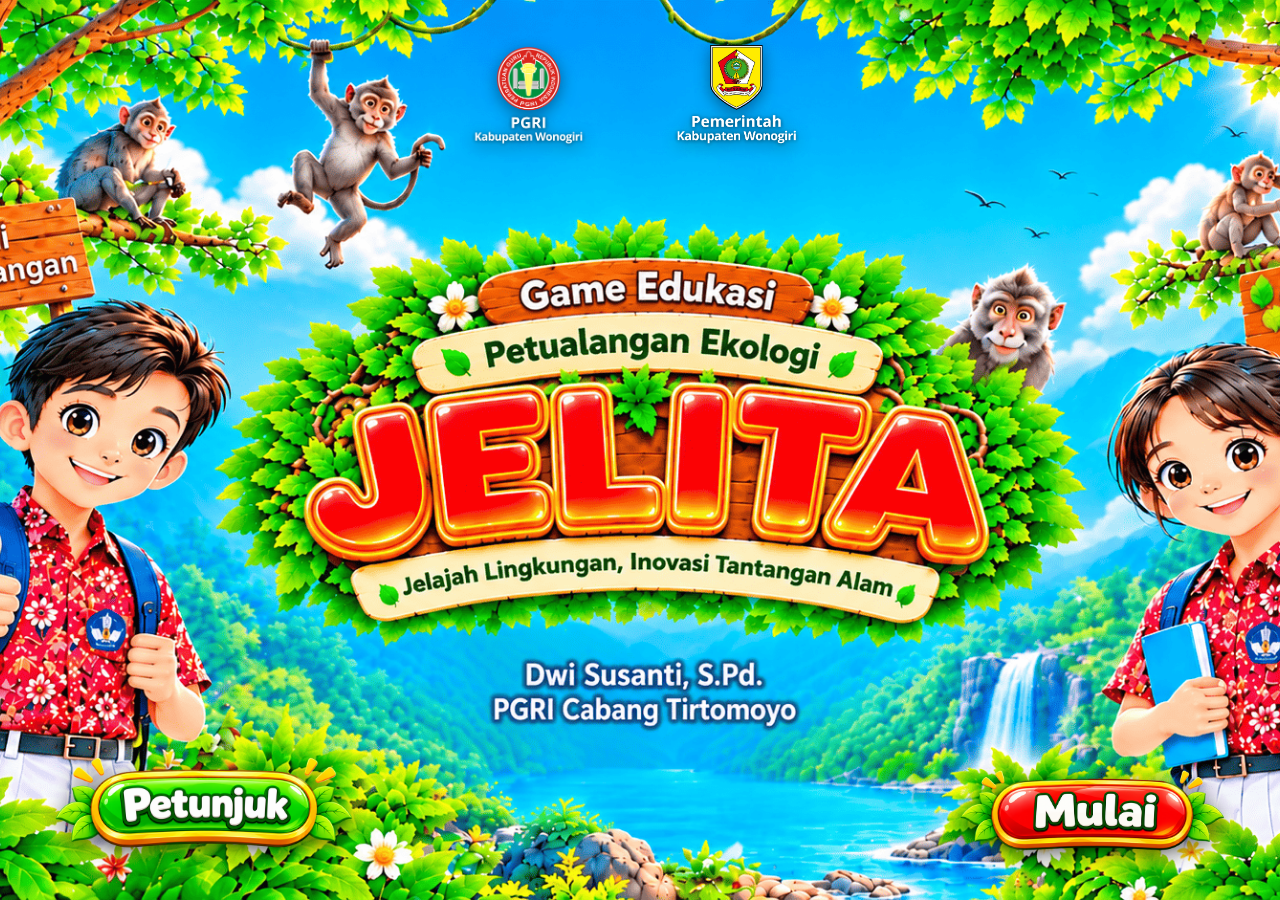
<file: index.html>
<!DOCTYPE html>
<html lang="id">
  <link rel="stylesheet" href="jelita-fix.css">
  <script src="jelita-fix.js" defer></script>
<head>
  <meta charset="UTF-8">
  <meta name="viewport" content="width=device-width, initial-scale=1.0, maximum-scale=1.0, user-scalable=no">
  <meta name="mobile-web-app-capable" content="yes">
  <meta name="apple-mobile-web-app-capable" content="yes">
  <meta name="apple-mobile-web-app-status-bar-style" content="black-translucent">
  <title>JELITA - Splash Screen</title>
  <link rel="manifest" href="manifest.json">
  <style>
    * { box-sizing: border-box; margin: 0; padding: 0; user-select: none; -webkit-user-select: none; }
    html, body { 
      width: 100vw; 
      height: 100vh; 
      height: 100dvh; 
      overflow: hidden; 
      background-color: #2e7d32; 
      font-family: 'Segoe UI', Roboto, sans-serif; 
    }
    .game-wrapper { 
      position: relative; 
      width: 100%; 
      height: 100%; 
      background: #2e7d32 url('assets/images/splash.png') no-repeat center center; 
      background-size: cover; 
    }
    
    .top-logos-container { 
      position: absolute; 
      top: 5%; 
      left: 50%; 
      transform: translateX(-50%); 
      display: flex; 
      align-items: center; 
      justify-content: center; 
      gap: 3dvh; 
      z-index: 1000; 
      pointer-events: none; 
    }
    .logo-item { 
      height: 15dvh; 
      max-height: 110px; 
      width: auto; 
      object-fit: contain; 
      filter: drop-shadow(0px 4px 8px rgba(0,0,0,0.4)); 
    }
    
    .btn-action { 
      position: absolute; 
      background: none; 
      border: none; 
      cursor: pointer; 
      outline: none; 
      z-index: 1000; 
      transition: transform 0.15s ease, filter 0.15s ease; 
      display: flex; 
      align-items: center; 
      justify-content: center; 
    }
    .btn-action:hover { transform: scale(1.08); filter: brightness(1.1); }
    .btn-action:active { transform: scale(0.92); }
    .btn-action img { width: auto; display: block; filter: drop-shadow(0px 5px 10px rgba(0,0,0,0.6)); }
    
    .btn-petunjuk { bottom: 5%; left: 4%; }
    .btn-petunjuk img { height: 16dvh; max-height: 105px; }
    .btn-mulai { bottom: 5%; right: 4%; }
    .btn-mulai img { height: 14dvh; max-height: 90px; }

    #rotate-warning {
      display: none;
      position: fixed;
      inset: 0;
      background: #1b5e20;
      color: #ffffff;
      z-index: 99999;
      flex-direction: column;
      justify-content: center;
      align-items: center;
      text-align: center;
      padding: 20px;
    }
    @media screen and (orientation: portrait) {
      #rotate-warning { display: flex; }
    }

    .modal-overlay { 
      display: none; 
      position: fixed; 
      inset: 0; 
      background: rgba(0, 0, 0, 0.8); 
      z-index: 9999; 
      justify-content: center; 
      align-items: center; 
      padding: 12px;
    }
    .modal-content { 
      position: relative; 
      width: min(88vw, 540px); 
      max-height: 88dvh;
      display: flex;
      flex-direction: column;
      background: #ffffff; 
      border: 4px solid #fbc02d; 
      border-radius: 18px; 
      padding: 14px 18px; 
      box-shadow: 0 10px 25px rgba(0,0,0,0.6); 
      text-align: center; 
      color: #212121; 
    }
    .modal-title { 
      font-size: clamp(15px, 3.8dvh, 21px); 
      font-weight: 800; 
      color: #1b5e20; 
      margin-bottom: 8px; 
      text-transform: uppercase; 
      flex-shrink: 0;
    }
    .modal-body-card { 
      background: #fefde8; 
      border: 2px dashed #fbc02d; 
      border-radius: 12px; 
      padding: 10px 12px; 
      font-size: clamp(12px, 3.1dvh, 15px); 
      line-height: 1.45; 
      color: #1a252c; 
      text-align: left; 
      overflow-y: auto; 
      flex: 1;
      font-weight: 500; 
    }
    .modal-body-card p { margin-bottom: 6px; }
    .modal-body-card p:last-child { margin-bottom: 0; }
    .btn-close-modal { 
      margin-top: 10px; 
      padding: 8px 28px; 
      background: #2e7d32; 
      color: #ffffff; 
      font-size: clamp(13px, 3.4dvh, 16px); 
      font-weight: bold; 
      border: none; 
      border-radius: 12px; 
      cursor: pointer; 
      flex-shrink: 0;
      align-self: center;
    }
  </style>
</head>
<body>

  <div id="rotate-warning">
    <div style="font-size: 56px; margin-bottom: 12px;">📱🔄</div>
    <h2>Putar Layar HP Kamu</h2>
    <p style="margin-top: 8px; font-size: 14px; opacity: 0.9;">Miringkan HP ke posisi mendatar (Landscape) agar game tampil penuh dan rapi.</p>
  </div>

  <div class="game-wrapper">
    <div class="top-logos-container">
      <img src="assets/images/logo1.png" alt="Logo 1" class="logo-item" onerror="this.style.display='none'">
      <img src="assets/images/logo2.png" alt="Logo 2" class="logo-item" onerror="this.style.display='none'">
    </div>

    <audio id="bgMusic" loop preload="metadata">
      <source src="assets/audio/audio1.mp3" type="audio/mpeg">
    </audio>

    <button class="btn-action btn-petunjuk" id="btnPetunjuk" title="Petunjuk Permainan">
      <img src="assets/images/petunjuk.png" alt="Petunjuk">
    </button>
    <button class="btn-action btn-mulai" id="btnMulai" title="Mulai Permainan">
      <img src="assets/images/mulai.png" alt="Mulai">
    </button>
  </div>

  <div class="modal-overlay" id="modalPetunjuk">
    <div class="modal-content">
      <div class="modal-title">🌲 SELAMAT DATANG DI JELITA 🌲</div>
      <div class="modal-body-card">
        <p>Halo, Petualang Muda!</p>
        <p><strong>Raka</strong> dan <strong>Nadia</strong> adalah Duta Pelindung Wana Kahyangan yang sedang berjuang menjaga kelestarian ekosistem di Bumi Kahyangan Dlepih, Tirtomoyo.</p>
        <p>Apakah kamu siap bergabung dan membantu perjuangan mereka?</p>
        <p>Raka dan Nadia akan mendampingimu memecahkan misteri alam di setiap pos, hingga kamu terbukti layak diangkat menjadi bagian dari Duta Pelindung Wana Kahyangan!</p>
        <p><strong>Siapkan kompasmu dan mulailah petualanganmu sekarang!</strong></p>
      </div>
      <button class="btn-close-modal" id="btnCloseModal">Siap, Mulai!</button>
    </div>
  </div>

  <script>
    document.addEventListener('DOMContentLoaded', () => {
      const btnMulai = document.getElementById('btnMulai');
      const btnPetunjuk = document.getElementById('btnPetunjuk');
      const modalPetunjuk = document.getElementById('modalPetunjuk');
      const btnCloseModal = document.getElementById('btnCloseModal');
      const bgMusic = document.getElementById('bgMusic');

      bgMusic.volume = 0.5;
      localStorage.setItem('jelita_bgm_muted', 'false');

      function mulaiMusikSembarang() {
        if (bgMusic.paused) {
          bgMusic.play().catch(() => {});
        }
      }

      mulaiMusikSembarang();
      document.addEventListener('click', mulaiMusikSembarang);
      document.addEventListener('touchstart', mulaiMusikSembarang);

      bgMusic.addEventListener('timeupdate', () => {
        if (!bgMusic.paused && bgMusic.currentTime > 0) {
          localStorage.setItem('jelita_bgm_time', bgMusic.currentTime.toString());
        }
      });

      btnPetunjuk.addEventListener('click', (e) => {
        e.preventDefault();
        mulaiMusikSembarang();
        modalPetunjuk.style.display = 'flex';
      });

      btnCloseModal.addEventListener('click', () => {
        modalPetunjuk.style.display = 'none';
      });

      btnMulai.addEventListener('click', (e) => {
        e.preventDefault();
        localStorage.setItem('jelita_bgm_muted', 'false');
        if (bgMusic.currentTime > 0) {
          localStorage.setItem('jelita_bgm_time', bgMusic.currentTime.toString());
        }
        window.location.href = 'name.html';
      });
    });
  </script>
</body>
</html>
</file>
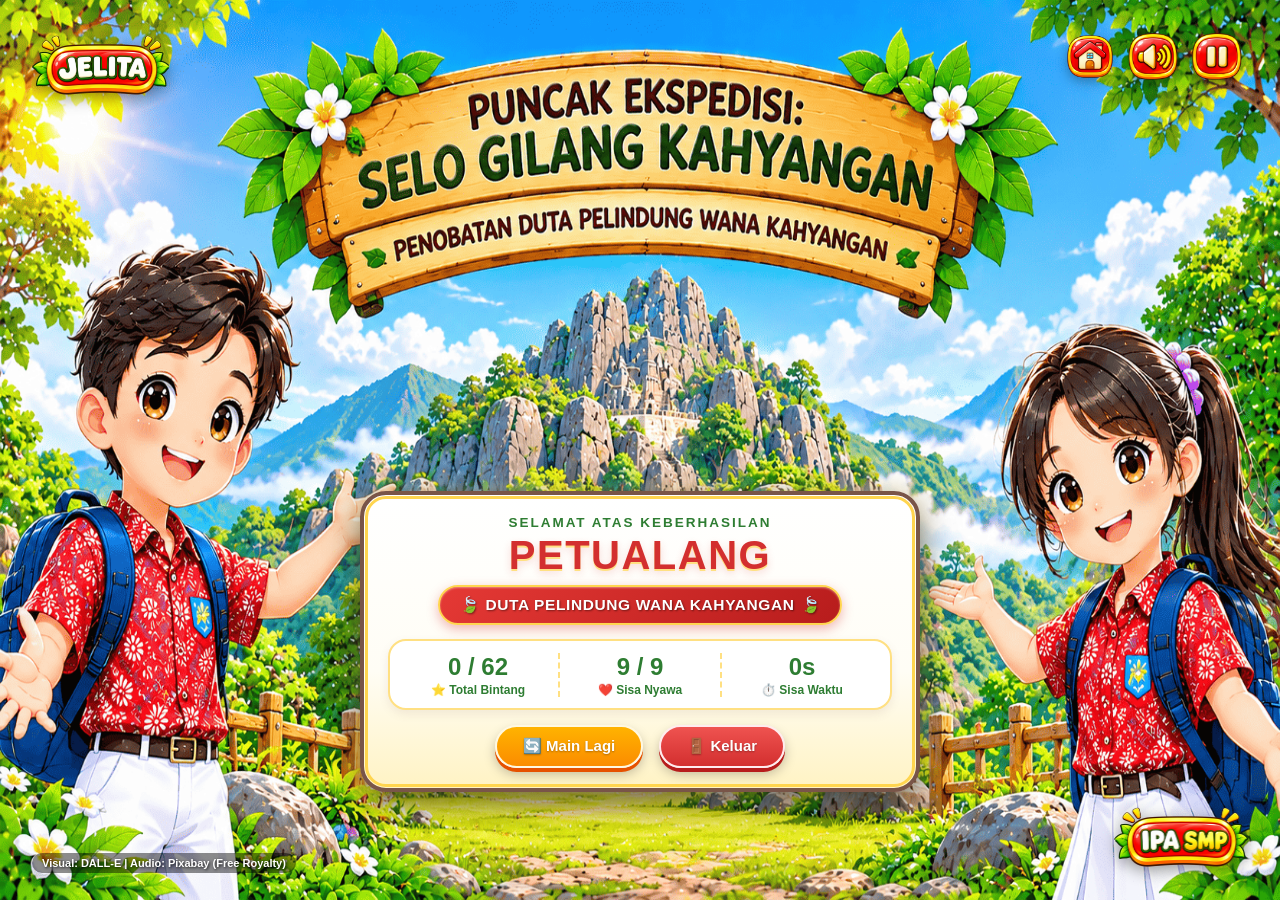
<file: finish.html>
<!DOCTYPE html>
<html lang="id">
  <link rel="stylesheet" href="jelita-fix.css">
  <script src="jelita-fix.js" defer></script>
<head>
  <meta charset="UTF-8">
  <meta name="viewport" content="width=device-width, initial-scale=1.0, maximum-scale=1.0, user-scalable=no">
  <meta name="mobile-web-app-capable" content="yes">
  <meta name="apple-mobile-web-app-capable" content="yes">
  <meta name="apple-mobile-web-app-status-bar-style" content="black-translucent">
  <title>JELITA - Puncak Ekspedisi Kahyangan</title>
  <link rel="manifest" href="manifest.json">
  <style>
    * { box-sizing: border-box; margin: 0; padding: 0; user-select: none; -webkit-user-select: none; }
    html, body { width: 100vw; height: 100vh; height: 100dvh; overflow: hidden; font-family: 'Segoe UI', Roboto, sans-serif; background-color: #1b5e20; }

    .finish-container { position: relative; width: 100%; height: 100%; background: #2e7d32 url('assets/images/finish.png') no-repeat center center; background-size: 100% 100%; display: flex; flex-direction: column; justify-content: flex-end; align-items: center; padding: 10px 10px 12dvh 10px; }

    .brand-logo { position: absolute; top: 3.5%; left: 2.5%; height: 13dvh; max-height: 65px; width: auto; z-index: 100; pointer-events: none; filter: drop-shadow(0 4px 8px rgba(0,0,0,0.4)); }

    .top-nav-group { position: absolute; top: 3.5%; right: 3%; display: flex; gap: 1.5dvh; align-items: center; z-index: 100; }
    .nav-icon-btn { height: 10dvh; max-height: 50px; width: auto; cursor: pointer; transition: transform 0.15s ease; filter: drop-shadow(0 4px 6px rgba(0,0,0,0.3)); }
    .nav-icon-btn:hover { transform: scale(1.1); }

    .ipa-logo { position: absolute; bottom: 3.5%; right: 2.5%; height: 13dvh; max-height: 65px; width: auto; z-index: 100; pointer-events: none; filter: drop-shadow(0 4px 8px rgba(0,0,0,0.4)); }

    .attribution-text { position: absolute; bottom: 3%; left: 2.5%; color: #ffffff; font-size: clamp(9px, 2.2dvh, 11px); font-weight: 600; text-shadow: 1px 1px 3px rgba(0,0,0,0.8); z-index: 100; background: rgba(0, 0, 0, 0.45); padding: 4px 10px; border-radius: 12px; }

    /* Desain Sertifikat Cerah & Mewah */
    .result-card {
      width: min(76vw, 560px);
      max-height: 68dvh;
      background: linear-gradient(180deg, #ffffff 0%, #fffdf5 60%, #fff3c4 100%);
      border: 4px solid #795548;
      outline: 3px solid #ffd54f;
      outline-offset: -8px;
      border-radius: 26px;
      padding: 2.2dvh 24px;
      display: flex;
      flex-direction: column;
      align-items: center;
      justify-content: space-between;
      box-shadow: 0 14px 32px rgba(0, 0, 0, 0.55), 0 0 25px rgba(255, 224, 130, 0.45);
      z-index: 10;
    }

    .result-title {
      font-size: clamp(11px, 2.4dvh, 13.5px);
      font-weight: 800;
      color: #2e7d32;
      text-transform: uppercase;
      letter-spacing: 2px;
      margin-bottom: 2px;
    }

    .player-name-big {
      font-size: clamp(24px, 6.2dvh, 40px);
      font-weight: 900;
      color: #d32f2f;
      text-transform: uppercase;
      margin: 1px 0 0.8dvh 0;
      letter-spacing: 1.5px;
      text-shadow: 0 2px 0 #ffe082, 0 4px 8px rgba(211, 47, 47, 0.2);
      text-align: center;
    }

    .title-badge-royal {
      background: linear-gradient(135deg, #e53935 0%, #b71c1c 100%);
      color: #ffffff;
      font-size: clamp(11px, 2.7dvh, 15.5px);
      font-weight: 900;
      padding: 1dvh 20px;
      border-radius: 30px;
      border: 2.5px solid #ffd54f;
      box-shadow: 0 4px 12px rgba(211, 47, 47, 0.35), inset 0 1px 2px rgba(255, 255, 255, 0.4);
      margin-bottom: 1.5dvh;
      text-shadow: 1px 1px 2px rgba(0, 0, 0, 0.45);
      letter-spacing: 0.6px;
      display: flex;
      align-items: center;
      gap: 6px;
      text-align: center;
    }

    .stats-container {
      display: flex;
      justify-content: space-around;
      width: 100%;
      background: #ffffff;
      border: 2px solid #ffe082;
      border-radius: 18px;
      padding: 1.3dvh 8px;
      margin-bottom: 1.6dvh;
      box-shadow: 0 4px 10px rgba(141, 110, 99, 0.12);
    }

    .stat-item { display: flex; flex-direction: column; align-items: center; flex: 1; }
    .stat-item:not(:last-child) { border-right: 2px dashed #ffe082; }
    .stat-val { font-size: clamp(16px, 4.2dvh, 24px); font-weight: 900; color: #2e7d32; }
    .stat-lbl { font-size: clamp(10px, 2.2dvh, 12px); font-weight: 700; color: #2e7d32; margin-top: 2px; }

    .action-btn-group { display: flex; gap: 16px; }
    .btn-action {
      padding: 1.2dvh 26px;
      font-size: clamp(12px, 3dvh, 15px);
      font-weight: 800;
      border: none;
      border-radius: 24px;
      cursor: pointer;
      transition: transform 0.15s ease, box-shadow 0.15s ease;
      color: #fff;
      text-shadow: 0 1px 2px rgba(0, 0, 0, 0.3);
    }
    .btn-action:hover { transform: translateY(-2px) scale(1.03); }
    .btn-restart {
      background: linear-gradient(180deg, #ffb300 0%, #fb8c00 100%);
      border: 2px solid #fff8e1;
      box-shadow: 0 4px 0 #e65100, 0 6px 12px rgba(0, 0, 0, 0.25);
    }
    .btn-exit {
      background: linear-gradient(180deg, #ef5350 0%, #d32f2f 100%);
      border: 2px solid #ffebee;
      box-shadow: 0 4px 0 #b71c1c, 0 6px 12px rgba(0, 0, 0, 0.25);
    }

    #rotate-warning { display: none; position: fixed; inset: 0; background: #1b5e20; color: #ffffff; z-index: 99999; flex-direction: column; justify-content: center; align-items: center; text-align: center; padding: 20px; }
    @media screen and (orientation: portrait) { #rotate-warning { display: flex; } }
  </style>
</head>
<body>

  <div id="rotate-warning">
    <div style="font-size: 56px; margin-bottom: 12px;">📱🔄</div>
    <h2>Putar Layar HP Kamu</h2>
    <p style="margin-top: 8px; font-size: 14px; opacity: 0.9;">Miringkan HP ke posisi mendatar (Landscape) agar game tampil penuh dan rapi.</p>
  </div>

  <img src="assets/images/jelita.png" alt="JELITA Logo" class="brand-logo">

  <div class="top-nav-group">
    <img src="assets/images/home.png" alt="Menu Utama" class="nav-icon-btn" onclick="exitToMenu()" title="Kembali ke Menu Utama">
    <img src="assets/images/sound.png" id="soundBtnIcon" alt="Sound" class="nav-icon-btn" onclick="toggleAudio()" title="Putar/Matikan Suara">
    <img src="assets/images/pause.png" alt="Pause" class="nav-icon-btn" onclick="pauseAudio()" title="Jeda Audio">
  </div>

  <img src="assets/images/ipa.png" alt="IPA Logo" class="ipa-logo">

  <div class="attribution-text">
    Visual: DALL-E | Audio: Pixabay (Free Royalty)
  </div>

  <audio id="bgMusic" loop preload="metadata">
    <source src="assets/audio/audio5.mp3" type="audio/mpeg">
  </audio>

  <div class="finish-container">
    <div class="result-card">
      <div class="result-title">Selamat Atas Keberhasilan</div>
      <div class="player-name-big" id="displayPlayerName">PETUALANG</div>
      
      <div class="title-badge-royal">
        <span>🍃</span> DUTA PELINDUNG WANA KAHYANGAN <span>🍃</span>
      </div>

      <div class="stats-container">
        <div class="stat-item">
          <span class="stat-val" id="valStars">0 / 62</span>
          <span class="stat-lbl">⭐ Total Bintang</span>
        </div>
        <div class="stat-item">
          <span class="stat-val" id="valLives">0 / 9</span>
          <span class="stat-lbl">❤️ Sisa Nyawa</span>
        </div>
        <div class="stat-item">
          <span class="stat-val" id="valTime">0s</span>
          <span class="stat-lbl">⏱️ Sisa Waktu</span>
        </div>
      </div>

      <div class="action-btn-group">
        <button class="btn-action btn-restart" onclick="restartGame()">🔄 Main Lagi</button>
        <button class="btn-action btn-exit" onclick="exitToMenu()">🚪 Keluar</button>
      </div>
    </div>
  </div>
  <script>
    window.onload = function() {
      initAudio();
      displayFinalStats();
    };

    function initAudio() {
      var audio = document.getElementById('bgMusic');
      if (!audio) return;
      audio.volume = 0.5;
      var isMuted = localStorage.getItem('jelita_bgm_muted') === 'true';
      if (!isMuted) {
        var playPromise = audio.play();
        if (playPromise !== undefined) {
          playPromise.catch(function() {
            window.addEventListener('click', function unlock() {
              audio.play();
              window.removeEventListener('click', unlock);
            }, { once: true });
          });
        }
      }
    }

    function toggleAudio() {
      var audio = document.getElementById('bgMusic');
      if (!audio) return;
      if (audio.paused) {
        localStorage.setItem('jelita_bgm_muted', 'false');
        audio.play();
      } else {
        localStorage.setItem('jelita_bgm_muted', 'true');
        audio.pause();
      }
    }

    function pauseAudio() {
      var audio = document.getElementById('bgMusic');
      if (audio) {
        localStorage.setItem('jelita_bgm_muted', 'true');
        audio.pause();
      }
    }

    function displayFinalStats() {
      var name = localStorage.getItem('jelita_player_name') || 'Petualang';
      document.getElementById('displayPlayerName').innerText = name;

      var score1 = parseInt(localStorage.getItem('jelita_score_pos1') || '0');
      var stars1 = parseInt(localStorage.getItem('jelita_stars_pos1') || '0');
      var score2 = parseInt(localStorage.getItem('jelita_score_pos2') || '0');
      var stars2 = parseInt(localStorage.getItem('jelita_stars_pos2') || '0');
      var score3 = parseInt(localStorage.getItem('jelita_score_pos3') || '0');
      var stars3 = parseInt(localStorage.getItem('jelita_stars_pos3') || '0');

      var totalStars = (score1 + stars1) + (score2 + stars2) + (score3 + stars3);

      var lives1 = parseInt(localStorage.getItem('jelita_pos1_lives') || '3');
      var lives2 = parseInt(localStorage.getItem('jelita_pos2_lives') || '3');
      var lives3 = parseInt(localStorage.getItem('jelita_pos3_lives') || '3');
      var totalLives = lives1 + lives2 + lives3;

      var time1 = parseInt(
        localStorage.getItem('jelita_time_pos1') || 
        localStorage.getItem('jelita_pos1_time') || 
        localStorage.getItem('jelita_time_left_pos1') || '0'
      );

      var time2 = parseInt(
        localStorage.getItem('jelita_time_pos2') || 
        localStorage.getItem('jelita_pos2_time') || 
        localStorage.getItem('jelita_time_left_pos2') || '0'
      );

      var time3 = parseInt(
        localStorage.getItem('jelita_time_pos3') || 
        localStorage.getItem('jelita_pos3_time') || 
        localStorage.getItem('jelita_time_left_pos3') || 
        localStorage.getItem('jelita_timer_pos3') || '0'
      );

      var totalTimeRemaining = time1 + time2 + time3;

      document.getElementById('valStars').innerText = totalStars + ' / 62';
      document.getElementById('valLives').innerText = totalLives + ' / 9';
      document.getElementById('valTime').innerText = totalTimeRemaining + 's';
    }

    function restartGame() {
      try {
        localStorage.removeItem('jelita_score_pos1');
        localStorage.removeItem('jelita_score_pos2');
        localStorage.removeItem('jelita_score_pos3');
        localStorage.removeItem('jelita_pos3_lives');
        sessionStorage.clear();
      } catch(e) {}
      window.location.href = 'name.html';
    }

    function exitToMenu() {
      window.location.href = 'index.html';
    }
  </script>
</body>
</html>
</file>
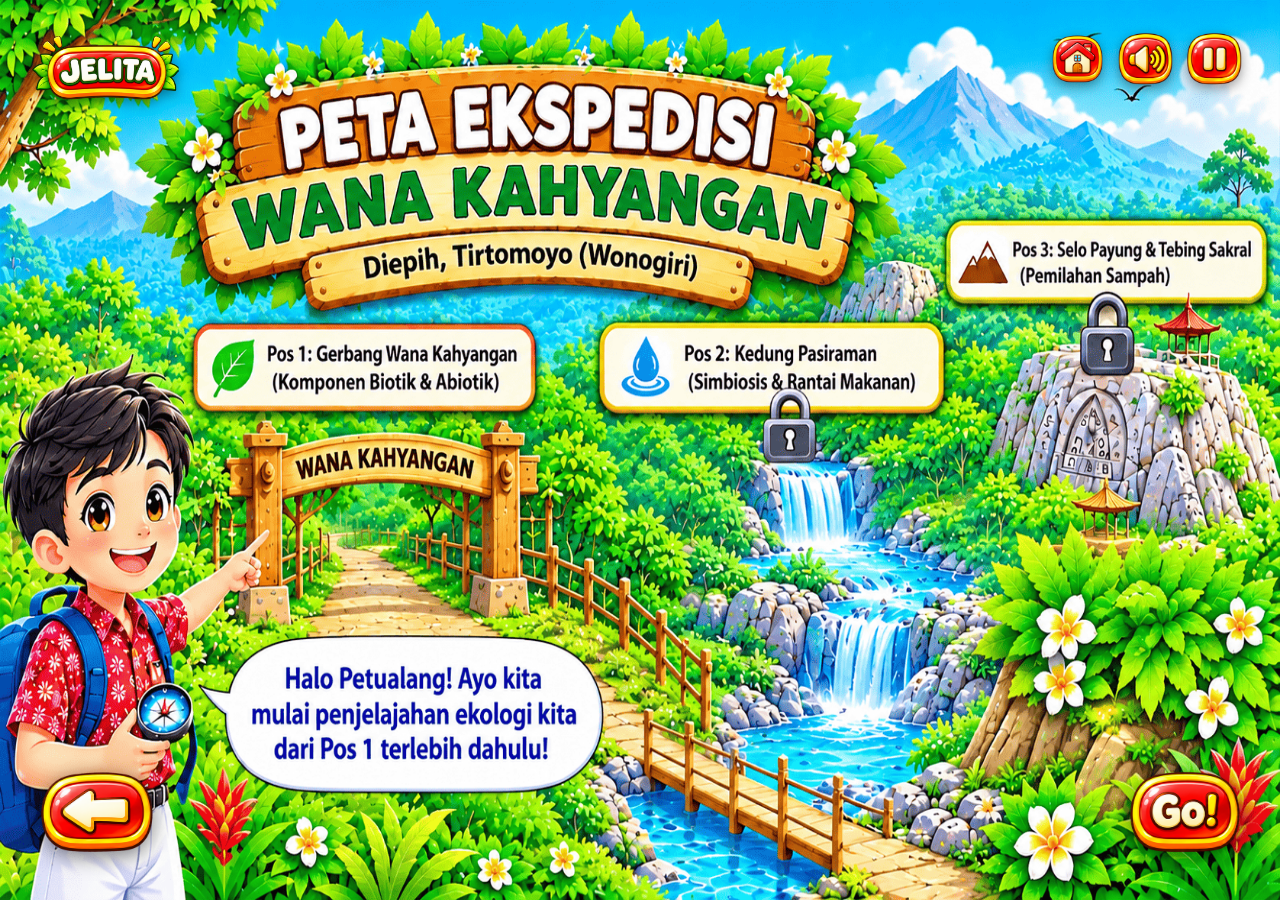
<file: map.html>
<!DOCTYPE html>
<html lang="id">
  <link rel="stylesheet" href="jelita-fix.css">
  <script src="jelita-fix.js" defer></script>
<head>
  <meta charset="UTF-8">
  <meta name="viewport" content="width=device-width, initial-scale=1.0, maximum-scale=1.0, user-scalable=no">
  <meta name="mobile-web-app-capable" content="yes">
  <meta name="apple-mobile-web-app-capable" content="yes">
  <meta name="apple-mobile-web-app-status-bar-style" content="black-translucent">
  <title>JELITA - Peta Petualangan</title>
  <link rel="manifest" href="manifest.json">
  <style>
    * { box-sizing: border-box; margin: 0; padding: 0; user-select: none; -webkit-user-select: none; }
    html, body { 
      width: 100vw; 
      height: 100vh; 
      height: 100dvh; 
      overflow: hidden; 
      background-color: #2e7d32; 
      font-family: 'Segoe UI', Roboto, sans-serif; 
    }
    .game-wrapper { 
      position: relative; 
      width: 100%; 
      height: 100%; 
      background: #2e7d32 url('assets/images/map.png') no-repeat center center; 
      background-size: 100% 100%; 
    }

    .logo-jelita-top { position: absolute; top: 3.5%; left: 2.5%; height: 13dvh; max-height: 70px; width: auto; z-index: 1000; pointer-events: none; filter: drop-shadow(0px 4px 6px rgba(0,0,0,0.4)); }

    .top-right-controls { position: absolute; top: 3.5%; right: 3%; display: flex; gap: 1.5dvh; z-index: 1000; }
    .top-right-controls button { background: none; border: none; cursor: pointer; outline: none; transition: transform 0.15s; }
    .top-right-controls button:hover { transform: scale(1.1); }
    .top-right-controls img { height: 10dvh; max-height: 55px; width: auto; filter: drop-shadow(0px 4px 6px rgba(0,0,0,0.4)); }

    .btn-action { position: absolute; background: none; border: none; cursor: pointer; outline: none; z-index: 1000; transition: transform 0.15s, filter 0.15s; }
    .btn-action:hover { transform: scale(1.08); filter: brightness(1.1); }
    .btn-action:active { transform: scale(0.92); }

    .btn-back { bottom: 4.5%; left: 3%; }
    .btn-back img { height: 15dvh; max-height: 90px; width: auto; filter: drop-shadow(0px 5px 10px rgba(0,0,0,0.5)); }

    .btn-go { bottom: 4.5%; right: 3%; }
    .btn-go img { height: 15dvh; max-height: 90px; width: auto; filter: drop-shadow(0px 5px 10px rgba(0,0,0,0.5)); }

    #rotate-warning { display: none; position: fixed; inset: 0; background: #1b5e20; color: #ffffff; z-index: 99999; flex-direction: column; justify-content: center; align-items: center; text-align: center; padding: 20px; }
    @media screen and (orientation: portrait) { #rotate-warning { display: flex; } }
  </style>
</head>
<body>

  <div id="rotate-warning">
    <div style="font-size: 56px; margin-bottom: 12px;">📱🔄</div>
    <h2>Putar Layar HP Kamu</h2>
    <p style="margin-top: 8px; font-size: 14px; opacity: 0.9;">Miringkan HP ke posisi mendatar (Landscape) agar game tampil penuh dan rapi.</p>
  </div>

  <div class="game-wrapper">
    <img src="assets/images/jelita.png" alt="Logo JELITA" class="logo-jelita-top">

    <audio id="bgMusic" loop preload="metadata">
      <source src="assets/audio/audio1.mp3" type="audio/mpeg">
    </audio>

    <div class="top-right-controls">
      <button id="btnHome" title="Kembali ke Menu Utama"><img src="assets/images/home.png" alt="Home"></button>
      <button id="btnSound" title="Nyalakan Suara"><img src="assets/images/sound.png" alt="Sound"></button>
      <button id="btnPause" title="Matikan Suara"><img src="assets/images/pause.png" alt="Pause"></button>
    </div>

    <button class="btn-action btn-back" id="btnBack" title="Kembali ke Menu Utama"><img src="assets/images/back.png" alt="Kembali"></button>
    <button class="btn-action btn-go" id="btnGo" title="Masuk ke Pos 01"><img src="assets/images/go.png" alt="Go"></button>
  </div>

  <script>
    document.addEventListener('DOMContentLoaded', () => {
      const bgMusic = document.getElementById('bgMusic');
      const btnHome = document.getElementById('btnHome');
      const btnSound = document.getElementById('btnSound');
      const btnPause = document.getElementById('btnPause');
      const btnBack = document.getElementById('btnBack');
      const btnGo = document.getElementById('btnGo');

      bgMusic.volume = 0.35;
      const savedTime = parseFloat(localStorage.getItem('jelita_bgm_time') || 0);
      const isMuted = localStorage.getItem('jelita_bgm_muted') === 'true';

      function lanjutkanMusik() {
        if (!isMuted) {
          if (savedTime > 0 && Math.abs(bgMusic.currentTime - savedTime) > 0.5) {
            try { bgMusic.currentTime = savedTime; } catch(e) {}
          }
          if (bgMusic.paused) {
            bgMusic.play().catch(() => {});
          }
        }
      }

      bgMusic.addEventListener('loadedmetadata', lanjutkanMusik, { once: true });
      lanjutkanMusik();

      bgMusic.addEventListener('timeupdate', () => {
        if (!bgMusic.paused && bgMusic.currentTime > 0) {
          localStorage.setItem('jelita_bgm_time', bgMusic.currentTime.toString());
        }
      });

      if (btnHome) btnHome.addEventListener('click', () => { if (bgMusic.currentTime > 0) localStorage.setItem('jelita_bgm_time', bgMusic.currentTime.toString()); window.location.href = 'menu.html'; });
      if (btnSound) btnSound.addEventListener('click', () => { localStorage.setItem('jelita_bgm_muted', 'false'); bgMusic.play(); });
      if (btnPause) btnPause.addEventListener('click', () => { localStorage.setItem('jelita_bgm_muted', 'true'); bgMusic.pause(); });
      if (btnBack) btnBack.addEventListener('click', () => { if (bgMusic.currentTime > 0) localStorage.setItem('jelita_bgm_time', bgMusic.currentTime.toString()); window.location.href = 'menu.html'; });
      if (btnGo) btnGo.addEventListener('click', () => { localStorage.setItem('jelita_bgm_time', '0'); window.location.href = 'pos01.html'; });
    });
  </script>
</body>
</html>
</file>
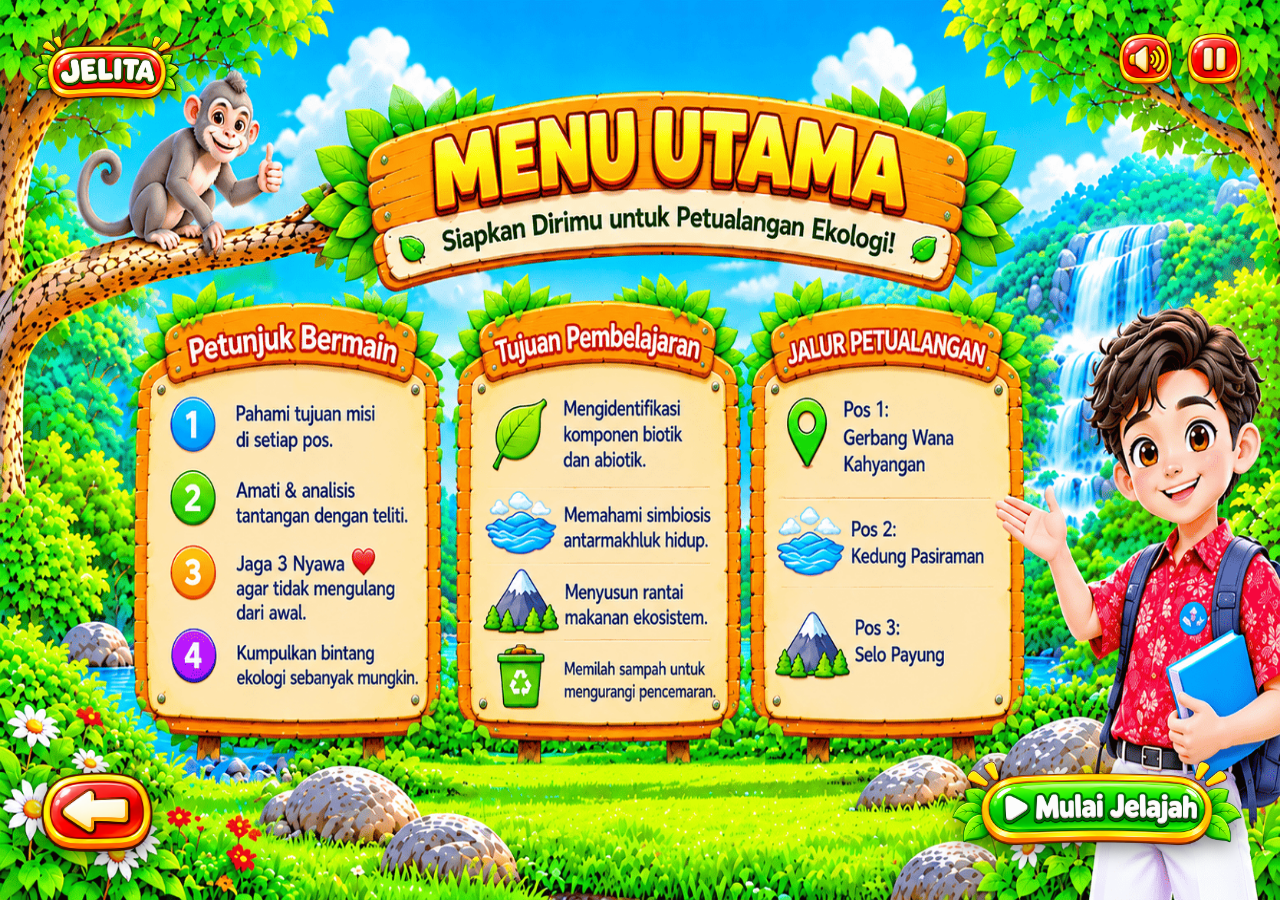
<file: menu.html>
<!DOCTYPE html>
<html lang="id">
 <link rel="stylesheet" href="jelita-fix.css">
  <script src="jelita-fix.js" defer></script>
<head>
  <meta charset="UTF-8">
  <meta name="viewport" content="width=device-width, initial-scale=1.0, maximum-scale=1.0, user-scalable=no">
  <meta name="mobile-web-app-capable" content="yes">
  <meta name="apple-mobile-web-app-capable" content="yes">
  <meta name="apple-mobile-web-app-status-bar-style" content="black-translucent">
  <title>JELITA - Menu Utama</title>
  <link rel="manifest" href="manifest.json">
  <style>
    * { box-sizing: border-box; margin: 0; padding: 0; user-select: none; -webkit-user-select: none; }
    html, body { 
      width: 100vw; 
      height: 100vh; 
      height: 100dvh; 
      overflow: hidden; 
      background-color: #2e7d32; 
      font-family: 'Segoe UI', Roboto, sans-serif; 
    }
    .game-wrapper { 
      position: relative; 
      width: 100%; 
      height: 100%; 
      background: #2e7d32 url('assets/images/menu.png') no-repeat center center; 
      background-size: 100% 100%; 
    }

    .logo-jelita-top { position: absolute; top: 3.5%; left: 2.5%; height: 13dvh; max-height: 70px; width: auto; z-index: 1000; pointer-events: none; filter: drop-shadow(0px 4px 6px rgba(0,0,0,0.4)); }
    
    .top-right-controls { position: absolute; top: 3.5%; right: 3%; display: flex; gap: 1.5dvh; z-index: 1000; }
    .top-right-controls button { background: none; border: none; cursor: pointer; outline: none; transition: transform 0.15s; }
    .top-right-controls button:hover { transform: scale(1.1); }
    .top-right-controls img { height: 10dvh; max-height: 55px; width: auto; filter: drop-shadow(0px 4px 6px rgba(0,0,0,0.4)); }

    .btn-action { position: absolute; background: none; border: none; cursor: pointer; outline: none; z-index: 1000; transition: transform 0.15s; }
    .btn-action:hover { transform: scale(1.1); }
    .btn-back { bottom: 4.5%; left: 3%; }
    .btn-back img { height: 15dvh; max-height: 90px; width: auto; filter: drop-shadow(0px 5px 10px rgba(0,0,0,0.5)); }
    .btn-jelajah { bottom: 4.5%; right: 3%; }
    .btn-jelajah img { height: 16dvh; max-height: 100px; width: auto; filter: drop-shadow(0px 5px 10px rgba(0,0,0,0.5)); }

    #rotate-warning { display: none; position: fixed; inset: 0; background: #1b5e20; color: #ffffff; z-index: 99999; flex-direction: column; justify-content: center; align-items: center; text-align: center; padding: 20px; }
    @media screen and (orientation: portrait) { #rotate-warning { display: flex; } }
  </style>
</head>
<body>

  <div id="rotate-warning">
    <div style="font-size: 56px; margin-bottom: 12px;">📱🔄</div>
    <h2>Putar Layar HP Kamu</h2>
    <p style="margin-top: 8px; font-size: 14px; opacity: 0.9;">Miringkan HP ke posisi mendatar (Landscape) agar game tampil penuh dan rapi.</p>
  </div>

  <div class="game-wrapper">
    <img src="assets/images/jelita.png" alt="Logo JELITA" class="logo-jelita-top">

    <audio id="bgMusic" loop preload="metadata">
      <source src="assets/audio/audio1.mp3" type="audio/mpeg">
    </audio>

    <div class="top-right-controls">
      <button id="btnSound" title="Nyalakan Suara"><img src="assets/images/sound.png" alt="Sound"></button>
      <button id="btnPause" title="Matikan Suara"><img src="assets/images/pause.png" alt="Pause"></button>
    </div>

    <button class="btn-action btn-back" id="btnBack" title="Kembali"><img src="assets/images/back.png" alt="Kembali"></button>
    <button class="btn-action btn-jelajah" id="btnJelajah" title="Petualangan Peta"><img src="assets/images/jelajah.png" alt="Jelajah"></button>
  </div>

  <script>
    document.addEventListener('DOMContentLoaded', () => {
      const bgMusic = document.getElementById('bgMusic');
      const btnSound = document.getElementById('btnSound');
      const btnPause = document.getElementById('btnPause');
      const btnBack = document.getElementById('btnBack');
      const btnJelajah = document.getElementById('btnJelajah');

      bgMusic.volume = 0.35;
      const savedTime = parseFloat(localStorage.getItem('jelita_bgm_time') || 0);
      const isMuted = localStorage.getItem('jelita_bgm_muted') === 'true';

      function lanjutkanMusik() {
        if (!isMuted) {
          if (savedTime > 0 && Math.abs(bgMusic.currentTime - savedTime) > 0.5) {
            try { bgMusic.currentTime = savedTime; } catch(e) {}
          }
          if (bgMusic.paused) {
            bgMusic.play().catch(() => {});
          }
        }
      }

      bgMusic.addEventListener('loadedmetadata', lanjutkanMusik, { once: true });
      lanjutkanMusik();

      bgMusic.addEventListener('timeupdate', () => {
        if (!bgMusic.paused && bgMusic.currentTime > 0) {
          localStorage.setItem('jelita_bgm_time', bgMusic.currentTime.toString());
        }
      });

      if (btnSound) btnSound.addEventListener('click', () => { localStorage.setItem('jelita_bgm_muted', 'false'); bgMusic.play(); });
      if (btnPause) btnPause.addEventListener('click', () => { localStorage.setItem('jelita_bgm_muted', 'true'); bgMusic.pause(); });
      if (btnBack) btnBack.addEventListener('click', () => { if (bgMusic.currentTime > 0) localStorage.setItem('jelita_bgm_time', bgMusic.currentTime.toString()); window.location.href = 'name.html'; });
      if (btnJelajah) btnJelajah.addEventListener('click', () => { if (bgMusic.currentTime > 0) localStorage.setItem('jelita_bgm_time', bgMusic.currentTime.toString()); window.location.href = 'map.html'; });
    });
  </script>
</body>
</html>
</file>
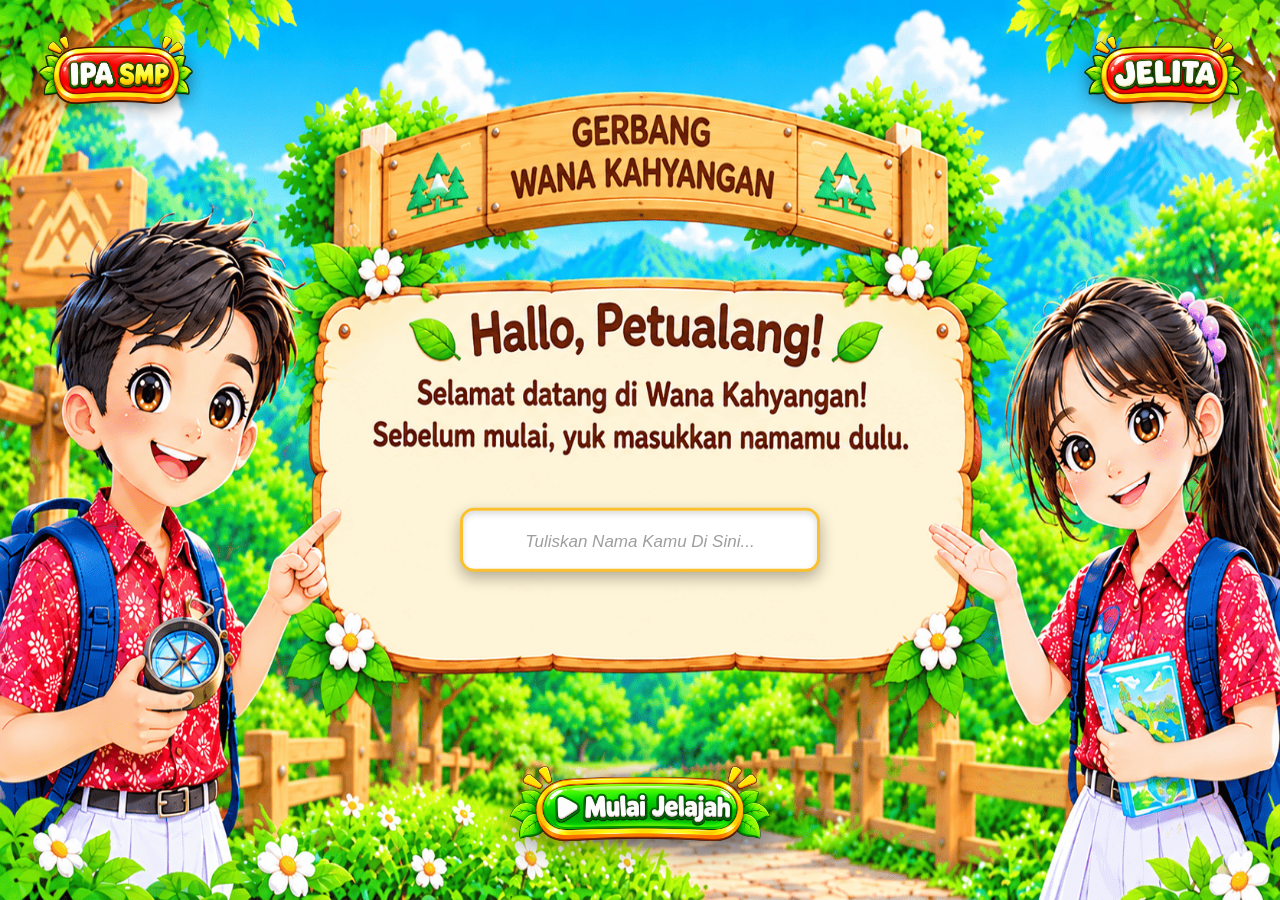
<file: name.html>
<!DOCTYPE html>
<html lang="id">
<head>
  <meta charset="UTF-8">
  <meta name="viewport" content="width=device-width, initial-scale=1.0, maximum-scale=1.0, user-scalable=no, interactive-widget=overlays-content">
  <meta name="mobile-web-app-capable" content="yes">
  <meta name="apple-mobile-web-app-capable" content="yes">
  <meta name="apple-mobile-web-app-status-bar-style" content="black-translucent">
  <title>JELITA - Masukkan Nama</title>
  <link rel="manifest" href="manifest.json">
  <style>
    * { box-sizing: border-box; margin: 0; padding: 0; user-select: none; -webkit-user-select: none; }
    
    html, body { 
      width: 100vw; 
      height: 100vh; 
      height: 100dvh; 
      overflow: hidden; 
      background-color: #1b5e20;
      font-family: 'Segoe UI', Roboto, sans-serif; 
    }

    .game-wrapper {
      position: relative;
      width: 100%;
      height: 100%;
      background: #2e7d32 url('assets/images/name.png') no-repeat center center;
      background-size: 100% 100%;
      opacity: 0;
      transition: opacity 0.15s ease;
    }
    .game-wrapper.ready { opacity: 1; }

    .top-logo { position: absolute; top: 3.5%; z-index: 1000; pointer-events: none; height: 13dvh; max-height: 75px; width: auto; filter: drop-shadow(0px 4px 8px rgba(0,0,0,0.4)); }
    .logo-ipa { left: 3%; }
    .logo-jelita { right: 3%; }

    .input-container {
      position: absolute;
      top: 60%;
      left: 50%;
      transform: translate(-50%, -50%);
      width: min(65dvh, 360px);
      z-index: 1000;
      text-align: center;
    }
    .input-name {
      width: 100%;
      padding: 1.8dvh 14px;
      font-size: clamp(14px, 3.8dvh, 22px);
      font-weight: 800;
      color: #1b5e20;
      text-align: center;
      background: #ffffff;
      border: 3px solid #fbc02d;
      border-radius: 14px;
      outline: none;
      text-transform: capitalize;
      user-select: text;
      -webkit-user-select: text;
      box-shadow: inset 0 3px 6px rgba(0,0,0,0.15), 0 6px 15px rgba(0,0,0,0.3);
    }
    .input-name::placeholder { color: #9e9e9e; font-weight: normal; font-style: italic; font-size: clamp(11px, 3dvh, 17px); }

    .btn-jelajah { position: absolute; bottom: 5%; left: 50%; transform: translateX(-50%); background: none; border: none; cursor: pointer; outline: none; z-index: 1000; transition: transform 0.15s ease; }
    .btn-jelajah img { height: 15dvh; max-height: 90px; width: auto; filter: drop-shadow(0px 6px 14px rgba(0,0,0,0.5)); }
    .btn-jelajah:active { transform: translateX(-50%) scale(0.92); }

    .toast-warning { display: none; position: fixed; top: 12%; left: 50%; transform: translateX(-50%); background: #e53935; color: #ffffff; padding: 8px 20px; border-radius: 12px; font-weight: bold; font-size: clamp(12px, 3.2dvh, 16px); box-shadow: 0 5px 15px rgba(0,0,0,0.4); z-index: 2000; }

    #rotate-warning { display: none; position: fixed; inset: 0; background: #1b5e20; color: #ffffff; z-index: 99999; flex-direction: column; justify-content: center; align-items: center; text-align: center; padding: 20px; }
    @media screen and (orientation: portrait) { #rotate-warning { display: flex; } }
  </style>
</head>
<body>

  <div id="rotate-warning">
    <div style="font-size: 56px; margin-bottom: 12px;">📱🔄</div>
    <h2>Putar Layar HP Kamu</h2>
    <p style="margin-top: 8px; font-size: 14px; opacity: 0.9;">Miringkan HP ke posisi mendatar (Landscape) agar game tampil penuh dan rapi.</p>
  </div>

  <div class="game-wrapper" id="gameWrapper">
    <img src="assets/images/ipa.png" alt="IPA" class="top-logo logo-ipa" onerror="this.style.display='none'">
    <img src="assets/images/jelita.png" alt="JELITA" class="top-logo logo-jelita" onerror="this.style.display='none'">

    <audio id="bgMusic" loop preload="metadata">
      <source src="assets/audio/audio1.mp3" type="audio/mpeg">
    </audio>
    <div class="input-container">
      <input type="text" id="playerName" class="input-name" placeholder="Tuliskan nama kamu di sini..." autocomplete="off" maxlength="25">
    </div>

    <button class="btn-jelajah" id="btnJelajah" title="Mulai Jelajah">
      <img src="assets/images/jelajah.png" alt="Mulai Jelajah">
    </button>
  </div>

  <div class="toast-warning" id="toastWarning">⚠️ Isi namamu dulu ya, Petualang!</div>

  <script>
    (function() {
      var wrapper = document.getElementById('gameWrapper');
      var bgImg = new Image();
      bgImg.src = 'assets/images/name.png';
      bgImg.onload = function() { if (wrapper) wrapper.classList.add('ready'); };
      bgImg.onerror = function() { if (wrapper) wrapper.classList.add('ready'); };
      setTimeout(function() { if (wrapper) wrapper.classList.add('ready'); }, 300);
    })();

    document.addEventListener('visibilitychange', function() {
      var musik = document.getElementById('bgMusic');
      if (!musik) return;
      if (document.hidden) {
        musik.pause();
      } else if (localStorage.getItem('jelita_bgm_muted') !== 'true') {
        musik.play().catch(function() {});
      }
    });

    document.addEventListener('DOMContentLoaded', function() {
      var btnJelajah = document.getElementById('btnJelajah');
      var playerNameInput = document.getElementById('playerName');
      var toastWarning = document.getElementById('toastWarning');
      var bgMusic = document.getElementById('bgMusic');

      bgMusic.volume = 0.5;
      var savedTime = parseFloat(localStorage.getItem('jelita_bgm_time') || 0);
      var isMuted = localStorage.getItem('jelita_bgm_muted') === 'true';

      function lanjutkanMusik() {
        if (!isMuted) {
          if (savedTime > 0 && Math.abs(bgMusic.currentTime - savedTime) > 0.5) {
            try { bgMusic.currentTime = savedTime; } catch(e) {}
          }
          if (bgMusic.paused) {
            bgMusic.play().catch(function() {});
          }
        }
      }

      bgMusic.addEventListener('loadedmetadata', lanjutkanMusik, { once: true });
      lanjutkanMusik();

      bgMusic.addEventListener('timeupdate', function() {
        if (!bgMusic.paused && bgMusic.currentTime > 0) {
          localStorage.setItem('jelita_bgm_time', bgMusic.currentTime.toString());
        }
      });

      playerNameInput.addEventListener('input', function(e) {
        e.target.value = e.target.value.replace(/\b\w/g, function(char) { return char.toUpperCase(); });
      });

      btnJelajah.addEventListener('click', function(e) {
        e.preventDefault();
        var nama = playerNameInput.value.trim();
        if (nama === "") {
          toastWarning.style.display = 'block';
          playerNameInput.focus();
          setTimeout(function() { toastWarning.style.display = 'none'; }, 2500);
          return;
        }
        localStorage.setItem('jelita_player_name', nama);
        if (bgMusic.currentTime > 0) {
          localStorage.setItem('jelita_bgm_time', bgMusic.currentTime.toString());
        }
        window.location.href = 'menu.html';
      });
    });
  </script>
</body>
</html>
</file>
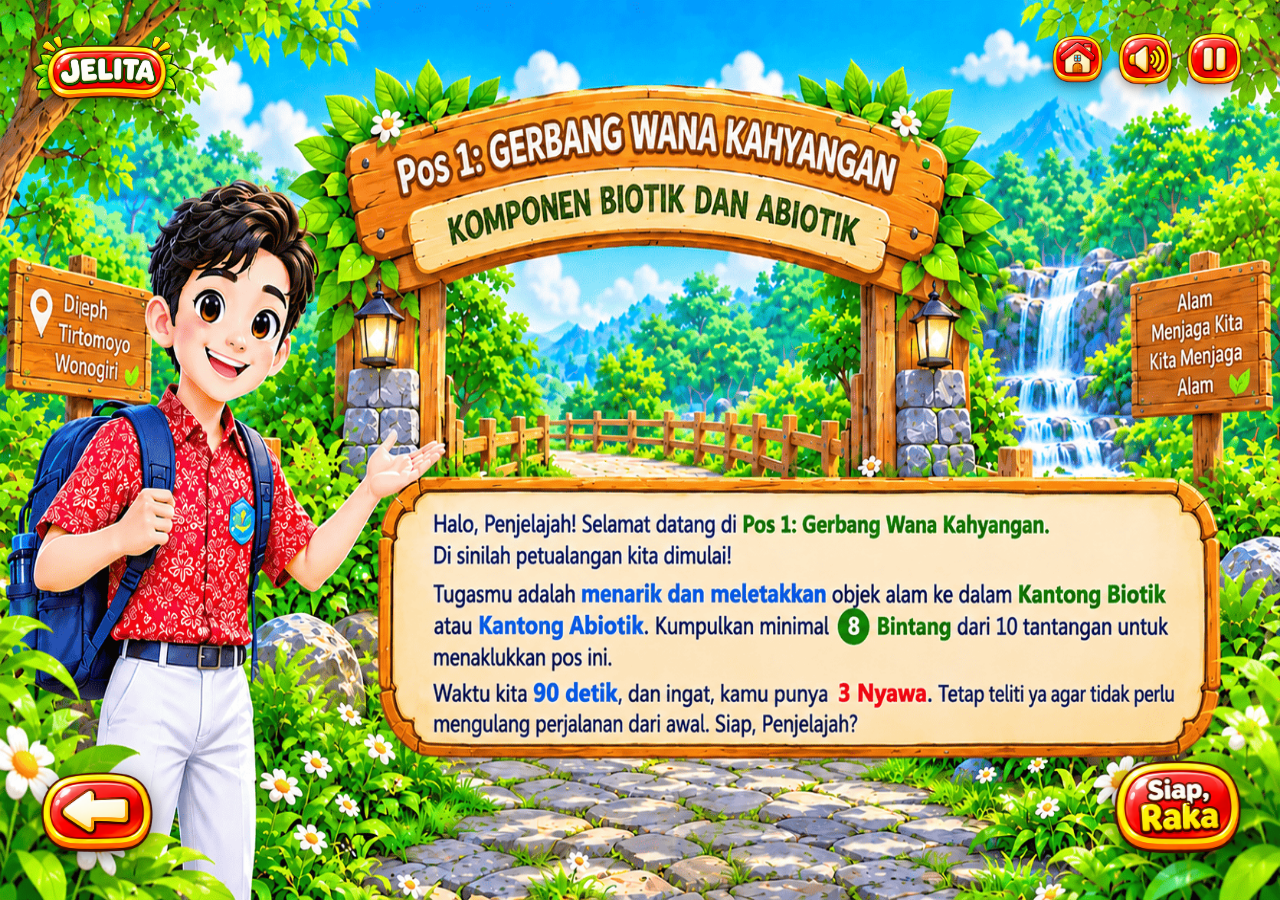
<file: pos01.html>
<!DOCTYPE html>
<html lang="id">
 <link rel="stylesheet" href="jelita-fix.css">
  <script src="jelita-fix.js" defer></script>
<head>
  <meta charset="UTF-8">
  <meta name="viewport" content="width=device-width, initial-scale=1.0, maximum-scale=1.0, user-scalable=no">
  <meta name="mobile-web-app-capable" content="yes">
  <meta name="apple-mobile-web-app-capable" content="yes">
  <meta name="apple-mobile-web-app-status-bar-style" content="black-translucent">
  <title>JELITA - Pos 1: Gerbang Wana Kahyangan</title>
  <link rel="manifest" href="manifest.json">
  <style>
    * {
      box-sizing: border-box;
      margin: 0;
      padding: 0;
      user-select: none;
      -webkit-user-select: none;
    }

    html, body {
      width: 100vw;
      height: 100vh;
      height: 100dvh;
      overflow: hidden;
      background-color: #2e7d32;
      font-family: 'Segoe UI', Roboto, sans-serif;
    }

    .game-wrapper {
      position: relative;
      width: 100%;
      height: 100%;
      background: #2e7d32 url('assets/images/pos01.png') no-repeat center center;
      background-size: 100% 100%;
    }

    .logo-jelita-top {
      position: absolute;
      top: 3.5%;
      left: 2.5%;
      height: 13dvh;
      max-height: 70px;
      width: auto;
      filter: drop-shadow(0px 4px 6px rgba(0,0,0,0.4));
      pointer-events: none;
      z-index: 1000;
    }

    .btn-action {
      position: absolute;
      background: none;
      border: none;
      cursor: pointer;
      outline: none;
      z-index: 1000;
      transition: transform 0.15s ease, filter 0.15s ease;
      pointer-events: auto;
    }

    .btn-action:hover {
      transform: scale(1.1);
      filter: brightness(1.1);
    }

    .btn-action:active {
      transform: scale(0.92);
    }

    .top-right-controls {
      position: absolute;
      top: 3.5%;
      right: 3%;
      display: flex;
      align-items: center;
      gap: 1.5dvh;
      z-index: 1000;
    }

    .top-right-controls button {
      background: none;
      border: none;
      cursor: pointer;
      outline: none;
      transition: transform 0.15s ease, filter 0.15s ease;
      pointer-events: auto;
    }

    .top-right-controls button:hover {
      transform: scale(1.1);
      filter: brightness(1.1);
    }

    .top-right-controls button:active {
      transform: scale(0.92);
    }

    .top-right-controls img {
      height: 10dvh;
      max-height: 55px;
      width: auto;
      filter: drop-shadow(0px 4px 6px rgba(0,0,0,0.4));
    }

    .btn-back {
      bottom: 4.5%;
      left: 3%;
    }

    .btn-back img {
      height: 15dvh;
      max-height: 90px;
      width: auto;
      filter: drop-shadow(0px 5px 10px rgba(0, 0, 0, 0.5));
    }

    .btn-siapraka {
      bottom: 4.5%;
      right: 3%;
    }

    .btn-siapraka img {
      height: 16dvh;
      max-height: 100px;
      width: auto;
      filter: drop-shadow(0px 5px 10px rgba(0, 0, 0, 0.5));
    }

    #rotate-warning {
      display: none;
      position: fixed;
      inset: 0;
      background: #1b5e20;
      color: #ffffff;
      z-index: 99999;
      flex-direction: column;
      justify-content: center;
      align-items: center;
      text-align: center;
      padding: 20px;
    }
    @media screen and (orientation: portrait) {
      #rotate-warning { display: flex; }
    }
  </style>
</head>
<body>

  <div id="rotate-warning">
    <div style="font-size: 56px; margin-bottom: 12px;">📱🔄</div>
    <h2>Putar Layar HP Kamu</h2>
    <p style="margin-top: 8px; font-size: 14px; opacity: 0.9;">Miringkan HP ke posisi mendatar (Landscape) agar game tampil penuh dan rapi.</p>
  </div>

  <div class="game-wrapper">
    <img src="assets/images/jelita.png" alt="Logo JELITA" class="logo-jelita-top">

    <audio id="bgMusic" loop preload="metadata">
      <source src="assets/audio/audio2.mp3" type="audio/mpeg">
    </audio>

    <div class="top-right-controls">
      <button id="btnHome" title="Kembali ke Menu Utama">
        <img src="assets/images/home.png" alt="Home">
      </button>
      <button id="btnSound" title="Nyalakan Suara">
        <img src="assets/images/sound.png" alt="Sound">
      </button>
      <button id="btnPause" title="Matikan Suara">
        <img src="assets/images/pause.png" alt="Pause">
      </button>
    </div>

    <button class="btn-action btn-back" id="btnBack" title="Kembali ke Peta">
      <img src="assets/images/back.png" alt="Kembali">
    </button>

    <button class="btn-action btn-siapraka" id="btnSiapRaka" title="Siap, Raka!">
      <img src="assets/images/siapraka.png" alt="Siap, Raka!">
    </button>
  </div>

  <script>
    document.addEventListener('DOMContentLoaded', () => {
      const btnHome = document.getElementById('btnHome');
      const btnSound = document.getElementById('btnSound');
      const btnPause = document.getElementById('btnPause');
      const btnBack = document.getElementById('btnBack');
      const btnSiapRaka = document.getElementById('btnSiapRaka');
      const bgMusic = document.getElementById('bgMusic');

      bgMusic.volume = 0.35;

      const savedPos1Time = parseFloat(localStorage.getItem('jelita_pos1_bgm_time') || 0);
      const isMuted = localStorage.getItem('jelita_bgm_muted') === 'true';

      function playMusic() {
        if (!isMuted) {
          if (savedPos1Time > 0) {
            try { bgMusic.currentTime = savedPos1Time; } catch(e){}
          }
          bgMusic.play().catch(() => {
            const unlock = () => {
              bgMusic.play();
              document.removeEventListener('click', unlock);
              document.removeEventListener('touchstart', unlock);
            };
            document.addEventListener('click', unlock);
            document.addEventListener('touchstart', unlock);
          });
        }
      }

      if (bgMusic.readyState >= 1) {
        playMusic();
      } else {
        bgMusic.addEventListener('loadedmetadata', playMusic, { once: true });
      }

      bgMusic.addEventListener('timeupdate', () => {
        if (!bgMusic.paused && bgMusic.currentTime > 0) {
          localStorage.setItem('jelita_pos1_bgm_time', bgMusic.currentTime.toString());
        }
      });

      if (btnSound) {
        btnSound.addEventListener('click', () => {
          localStorage.setItem('jelita_bgm_muted', 'false');
          bgMusic.play();
        });
      }

      if (btnPause) {
        btnPause.addEventListener('click', () => {
          localStorage.setItem('jelita_bgm_muted', 'true');
          bgMusic.pause();
        });
      }

      if (btnHome) {
        btnHome.addEventListener('click', (e) => {
          e.preventDefault();
          localStorage.removeItem('jelita_pos1_bgm_time');
          window.location.href = 'menu.html';
        });
      }

      if (btnBack) {
        btnBack.addEventListener('click', (e) => {
          e.preventDefault();
          localStorage.removeItem('jelita_pos1_bgm_time');
          window.location.href = 'map.html';
        });
      }

      if (btnSiapRaka) {
        btnSiapRaka.addEventListener('click', (e) => {
          e.preventDefault();
          if (!bgMusic.paused) {
            localStorage.setItem('jelita_pos1_bgm_time', bgMusic.currentTime.toString());
          }
          window.location.href = 'pos1.html';
        });
      }
    });
  </script>
</body>
</html>
</file>
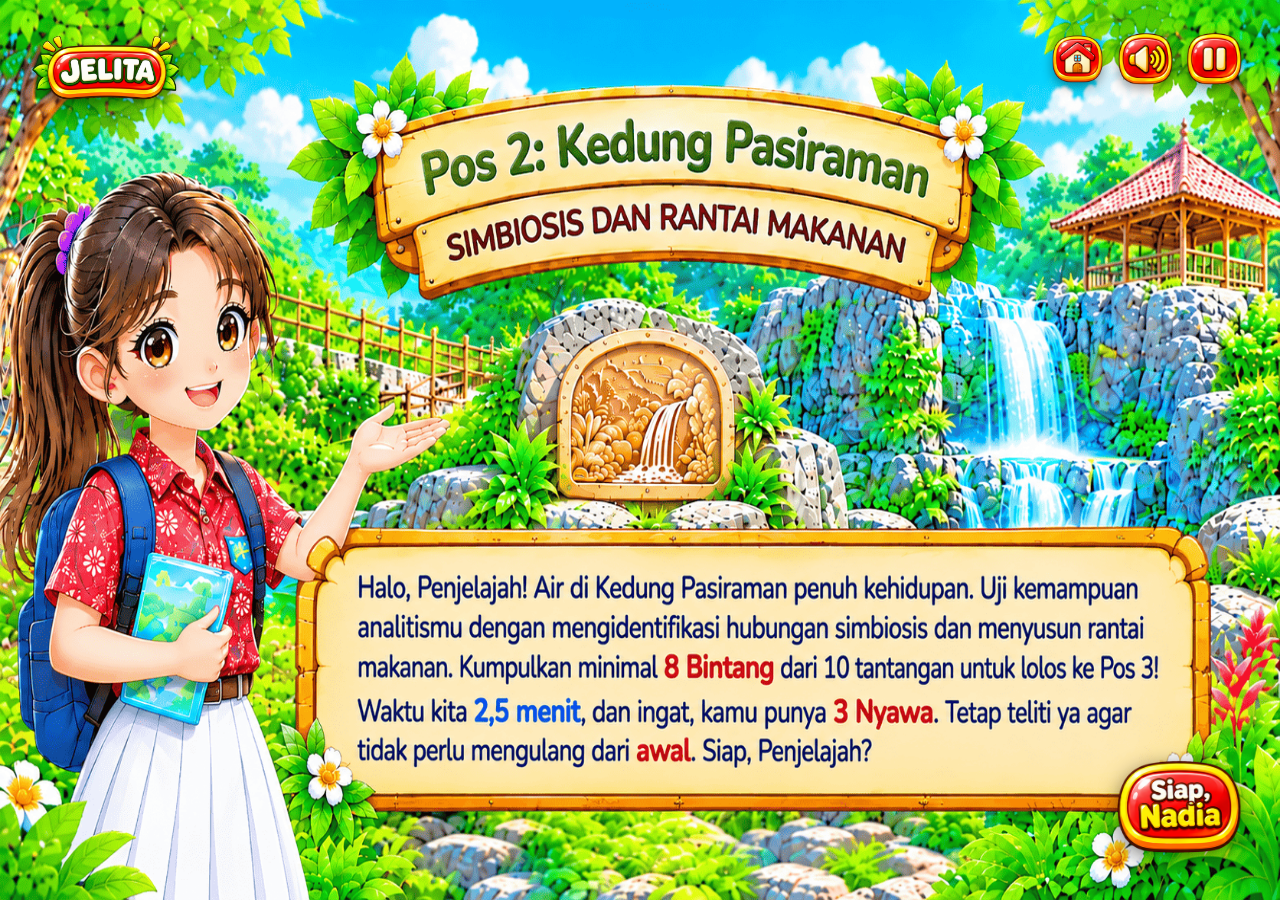
<file: pos02.html>
<!DOCTYPE html>
<html lang="id">
 <link rel="stylesheet" href="jelita-fix.css">
  <script src="jelita-fix.js" defer></script>
<head>
  <meta charset="UTF-8">
  <meta name="viewport" content="width=device-width, initial-scale=1.0, maximum-scale=1.0, user-scalable=no">
  <meta name="mobile-web-app-capable" content="yes">
  <meta name="apple-mobile-web-app-capable" content="yes">
  <meta name="apple-mobile-web-app-status-bar-style" content="black-translucent">
  <title>JELITA - Pos 2: Kedung Pasiraman</title>
  <link rel="manifest" href="manifest.json">
  <style>
    * { box-sizing: border-box; margin: 0; padding: 0; user-select: none; -webkit-user-select: none; }
    html, body { width: 100vw; height: 100vh; height: 100dvh; overflow: hidden; background-color: #00796b; font-family: 'Segoe UI', Roboto, sans-serif; }
    .game-wrapper { position: relative; width: 100%; height: 100%; background: #00796b url('assets/images/pos02.png') no-repeat center center; background-size: 100% 100%; }

    .logo-jelita-top { position: absolute; top: 3.5%; left: 2.5%; height: 13dvh; max-height: 70px; width: auto; filter: drop-shadow(0px 4px 6px rgba(0,0,0,0.4)); pointer-events: none; z-index: 1000; }

    .btn-action { position: absolute; background: none; border: none; cursor: pointer; outline: none; z-index: 1000; transition: transform 0.15s ease, filter 0.15s ease; pointer-events: auto; }
    .btn-action:hover { transform: scale(1.1); filter: brightness(1.1); }
    .btn-action:active { transform: scale(0.92); }

    .top-right-controls { position: absolute; top: 3.5%; right: 3%; display: flex; align-items: center; gap: 1.5dvh; z-index: 1000; }
    .top-right-controls button { background: none; border: none; cursor: pointer; outline: none; transition: transform 0.15s ease, filter 0.15s ease; pointer-events: auto; }
    .top-right-controls button:hover { transform: scale(1.1); filter: brightness(1.1); }
    .top-right-controls button:active { transform: scale(0.92); }
    .top-right-controls img { height: 10dvh; max-height: 55px; width: auto; filter: drop-shadow(0px 4px 6px rgba(0,0,0,0.4)); }

    .btn-siapnadia { bottom: 4.5%; right: 3%; }
    .btn-siapnadia img { height: 16dvh; max-height: 100px; width: auto; filter: drop-shadow(0px 5px 10px rgba(0, 0, 0, 0.5)); }

    #rotate-warning { display: none; position: fixed; inset: 0; background: #1b5e20; color: #ffffff; z-index: 99999; flex-direction: column; justify-content: center; align-items: center; text-align: center; padding: 20px; }
    @media screen and (orientation: portrait) { #rotate-warning { display: flex; } }
  </style>
</head>
<body>

  <div id="rotate-warning">
    <div style="font-size: 56px; margin-bottom: 12px;">📱🔄</div>
    <h2>Putar Layar HP Kamu</h2>
    <p style="margin-top: 8px; font-size: 14px; opacity: 0.9;">Miringkan HP ke posisi mendatar (Landscape) agar game tampil penuh dan rapi.</p>
  </div>

  <div class="game-wrapper">
    <img src="assets/images/jelita.png" alt="Logo JELITA" class="logo-jelita-top">

    <audio id="bgMusic" loop preload="metadata">
      <source src="assets/audio/audio3.mp3" type="audio/mpeg">
    </audio>

    <div class="top-right-controls">
      <button id="btnHome" title="Kembali ke Menu Utama"><img src="assets/images/home.png" alt="Home"></button>
      <button id="btnSound" title="Nyalakan Suara"><img src="assets/images/sound.png" alt="Sound"></button>
      <button id="btnPause" title="Matikan Suara"><img src="assets/images/pause.png" alt="Pause"></button>
    </div>

    <button class="btn-action btn-siapnadia" id="btnSiapNadia" title="Siap, Nadia!">
      <img src="assets/images/siapnadia.png" alt="Siap, Nadia!">
    </button>
  </div>

  <script>
    document.addEventListener('DOMContentLoaded', function() {
      var btnHome = document.getElementById('btnHome');
      var btnSound = document.getElementById('btnSound');
      var btnPause = document.getElementById('btnPause');
      var btnSiapNadia = document.getElementById('btnSiapNadia');
      var bgMusic = document.getElementById('bgMusic');

      bgMusic.volume = 0.35;

      var savedPos2Time = parseFloat(localStorage.getItem('jelita_pos2_bgm_time') || 0);
      var isMuted = localStorage.getItem('jelita_bgm_muted') === 'true';

      function playMusic() {
        if (!isMuted) {
          if (savedPos2Time > 0) {
            try { bgMusic.currentTime = savedPos2Time; } catch(e){}
          }
          bgMusic.play().catch(function() {
            function unlock() {
              bgMusic.play();
              document.removeEventListener('click', unlock);
              document.removeEventListener('touchstart', unlock);
            }
            document.addEventListener('click', unlock);
            document.addEventListener('touchstart', unlock);
          });
        }
      }

      if (bgMusic.readyState >= 1) {
        playMusic();
      } else {
        bgMusic.addEventListener('loadedmetadata', playMusic, { once: true });
      }

      bgMusic.addEventListener('timeupdate', function() {
        if (!bgMusic.paused && bgMusic.currentTime > 0) {
          localStorage.setItem('jelita_pos2_bgm_time', bgMusic.currentTime.toString());
        }
      });

      if (btnSound) {
        btnSound.addEventListener('click', function() {
          localStorage.setItem('jelita_bgm_muted', 'false');
          bgMusic.play();
        });
      }

      if (btnPause) {
        btnPause.addEventListener('click', function() {
          localStorage.setItem('jelita_bgm_muted', 'true');
          bgMusic.pause();
        });
      }

      if (btnHome) {
        btnHome.addEventListener('click', function(e) {
          e.preventDefault();
          localStorage.removeItem('jelita_pos2_bgm_time');
          window.location.href = 'menu.html';
        });
      }

      if (btnSiapNadia) {
        btnSiapNadia.addEventListener('click', function(e) {
          e.preventDefault();
          if (!bgMusic.paused) {
            localStorage.setItem('jelita_pos2_bgm_time', bgMusic.currentTime.toString());
          }
          window.location.href = 'pos2.html';
        });
      }
    });
  </script>
</body>
</html>
</file>
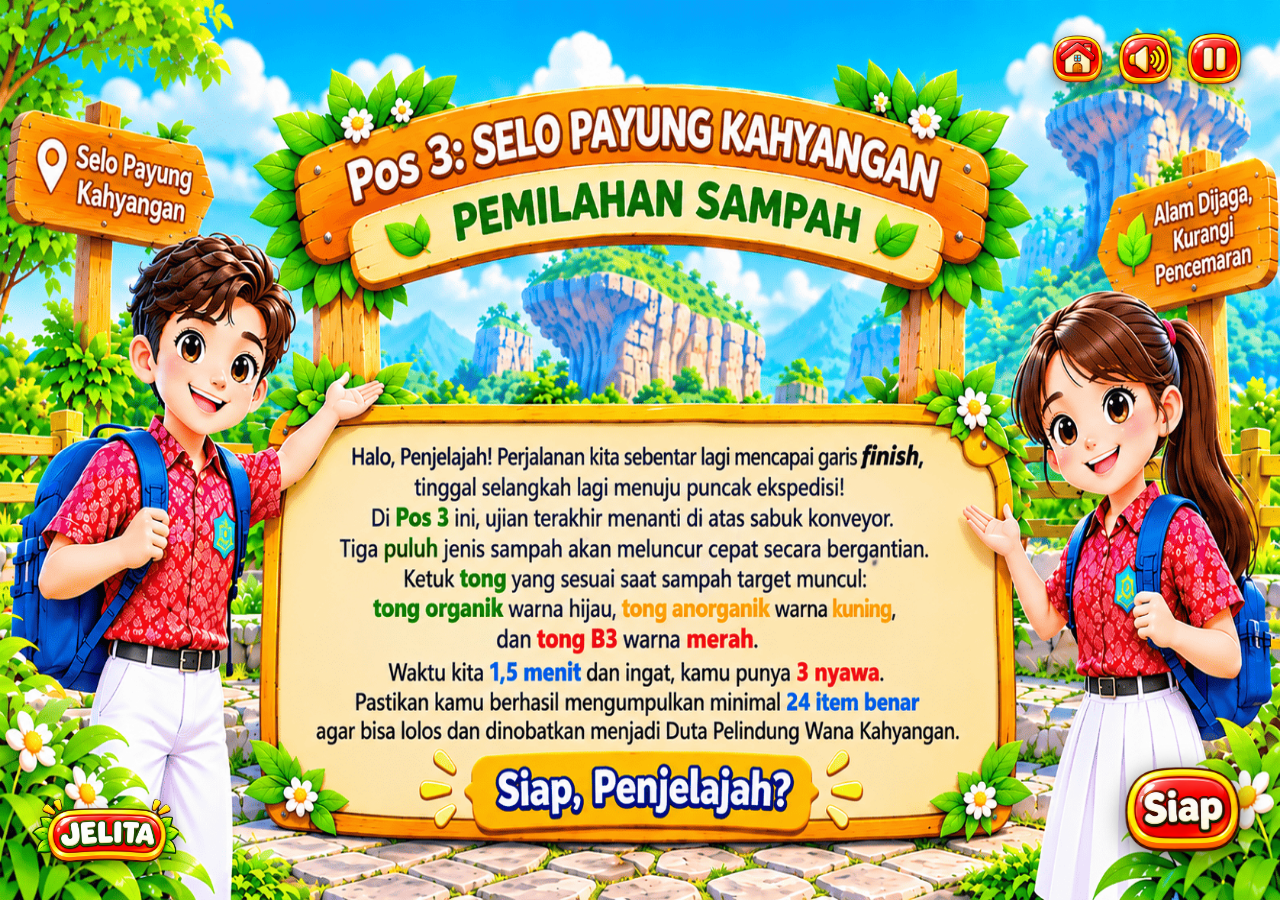
<file: pos03.html>
<!DOCTYPE html>
<html lang="id">
 <link rel="stylesheet" href="jelita-fix.css">
  <script src="jelita-fix.js" defer></script>
<head>
  <meta charset="UTF-8">
  <meta name="viewport" content="width=device-width, initial-scale=1.0, maximum-scale=1.0, user-scalable=no">
  <meta name="mobile-web-app-capable" content="yes">
  <meta name="apple-mobile-web-app-capable" content="yes">
  <meta name="apple-mobile-web-app-status-bar-style" content="black-translucent">
  <title>JELITA - Petunjuk Pos 3</title>
  <link rel="manifest" href="manifest.json">
  <style>
    * { box-sizing: border-box; margin: 0; padding: 0; user-select: none; -webkit-user-select: none; }
    html, body { width: 100vw; height: 100vh; height: 100dvh; overflow: hidden; background-color: #00796b; font-family: 'Segoe UI', Roboto, sans-serif; }
    .game-wrapper { position: relative; width: 100%; height: 100%; overflow: hidden; background: #00796b url('assets/images/pos03.png') no-repeat center center; background-size: 100% 100%; }

    .bottom-left-logo { position: absolute; bottom: 3.5%; left: 2.5%; z-index: 1000; pointer-events: none; }
    .bottom-left-logo img { height: 13dvh; max-height: 70px; width: auto; filter: drop-shadow(0px 4px 6px rgba(0,0,0,0.4)); }

    .top-right-controls { position: absolute; top: 3.5%; right: 3%; display: flex; align-items: center; gap: 1.5dvh; z-index: 1000; }
    .top-right-controls button { background: none; border: none; cursor: pointer; outline: none; transition: transform 0.15s ease; }
    .top-right-controls button:hover { transform: scale(1.1); }
    .top-right-controls img { height: 10dvh; max-height: 55px; width: auto; filter: drop-shadow(0px 4px 6px rgba(0,0,0,0.4)); }

    .btn-siap { position: absolute; bottom: 4.5%; right: 3%; background: none; border: none; cursor: pointer; z-index: 1000; outline: none; transition: transform 0.15s ease; }
    .btn-siap:hover { transform: scale(1.08); }
    .btn-siap img { height: 16dvh; max-height: 95px; width: auto; filter: drop-shadow(0px 6px 12px rgba(0,0,0,0.6)); }

    #rotate-warning { display: none; position: fixed; inset: 0; background: #1b5e20; color: #ffffff; z-index: 99999; flex-direction: column; justify-content: center; align-items: center; text-align: center; padding: 20px; }
    @media screen and (orientation: portrait) { #rotate-warning { display: flex; } }
  </style>
</head>
<body>

  <div id="rotate-warning">
    <div style="font-size: 56px; margin-bottom: 12px;">📱🔄</div>
    <h2>Putar Layar HP Kamu</h2>
    <p style="margin-top: 8px; font-size: 14px; opacity: 0.9;">Miringkan HP ke posisi mendatar (Landscape) agar game tampil penuh dan rapi.</p>
  </div>

  <div class="game-wrapper">
    <audio id="bgMusic" loop preload="metadata">
      <source src="assets/audio/audio4.mp3" type="audio/mpeg">
    </audio>

    <div class="bottom-left-logo">
      <img src="assets/images/jelita.png" alt="JELITA Logo">
    </div>

    <div class="top-right-controls">
      <button id="btnHome" onclick="goHome()" title="Menu Utama"><img src="assets/images/home.png" alt="Home"></button>
      <button id="btnSound" onclick="playAudio()" title="Nyalakan Suara"><img src="assets/images/sound.png" alt="Sound"></button>
      <button id="btnPause" onclick="pauseAudio()" title="Matikan Suara"><img src="assets/images/pause.png" alt="Pause"></button>
    </div>

    <button class="btn-siap" onclick="goToPos3Arena()" title="Siap Main">
      <img src="assets/images/siap.png" alt="Siap">
    </button>
  </div>

  <script>
    var bgMusic = document.getElementById('bgMusic');

    function playAudio() {
      if (bgMusic) {
        localStorage.setItem('jelita_bgm_muted', 'false');
        bgMusic.play().catch(function(){});
      }
    }

    function pauseAudio() {
      if (bgMusic) {
        localStorage.setItem('jelita_bgm_muted', 'true');
        bgMusic.pause();
      }
    }

    function goHome() {
      if (bgMusic && !bgMusic.paused) {
        localStorage.setItem('jelita_pos3_bgm_time', bgMusic.currentTime.toString());
      }
      window.location.href = 'menu.html';
    }

    function goToPos3Arena() {
      if (bgMusic && !bgMusic.paused) {
        localStorage.setItem('jelita_pos3_bgm_time', bgMusic.currentTime.toString());
      }
      window.location.href = 'pos3.html';
    }

    window.onload = function() {
      if (bgMusic) {
        bgMusic.volume = 0.35;
        var isMuted = localStorage.getItem('jelita_bgm_muted') === 'true';

        if (!isMuted) {
          bgMusic.play().catch(function() {
            document.addEventListener('click', function unlock() {
              bgMusic.play();
              document.removeEventListener('click', unlock);
            }, { once: true });
          });
        }

        bgMusic.addEventListener('timeupdate', function() {
          if (!bgMusic.paused && bgMusic.currentTime > 0) {
            localStorage.setItem('jelita_pos3_bgm_time', bgMusic.currentTime.toString());
          }
        });
      }
    };
  </script>
</body>
</html>
</file>
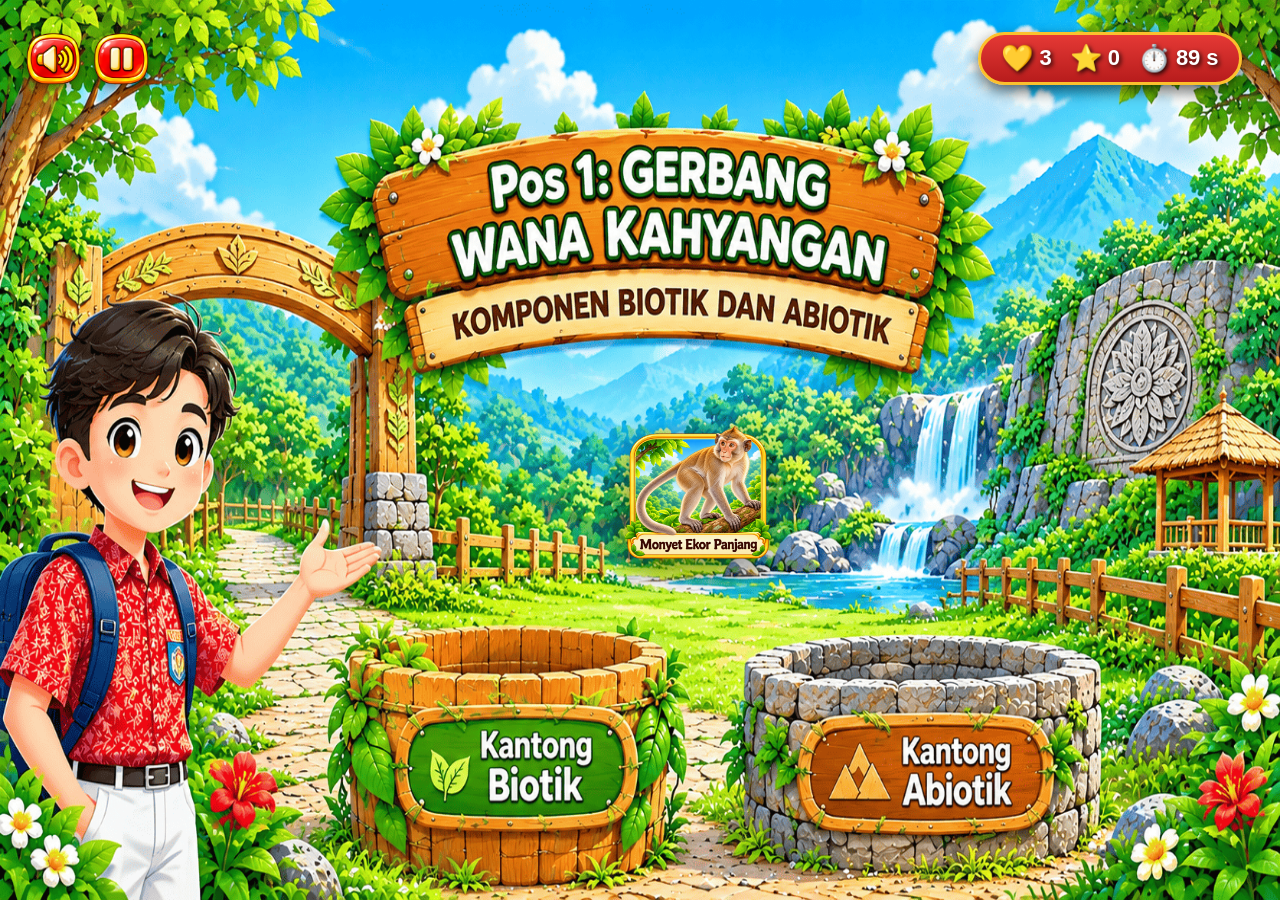
<file: pos1.html>
<!DOCTYPE html>
<html lang="id">
 <link rel="stylesheet" href="jelita-fix.css">
  <script src="jelita-fix.js" defer></script>
<head>
  <meta charset="UTF-8">
  <meta name="viewport" content="width=device-width, initial-scale=1.0, maximum-scale=1.0, user-scalable=no">
  <meta name="mobile-web-app-capable" content="yes">
  <meta name="apple-mobile-web-app-capable" content="yes">
  <meta name="apple-mobile-web-app-status-bar-style" content="black-translucent">
  <title>JELITA - Pos 1: Arena Playgame</title>
  <link rel="manifest" href="manifest.json">
  <style>
    * { box-sizing: border-box; margin: 0; padding: 0; user-select: none; -webkit-user-select: none; }
    html, body { width: 100vw; height: 100vh; height: 100dvh; overflow: hidden; background-color: #2e7d32; font-family: 'Segoe UI', Roboto, sans-serif; }
    .game-wrapper { position: relative; width: 100%; height: 100%; background: #2e7d32 url('assets/images/pos1.png') no-repeat center center; background-size: 100% 100%; }

    .top-left-controls { position: absolute; top: 3.5%; left: 2%; display: flex; align-items: center; gap: 1.5dvh; z-index: 1000; }
    .top-left-controls button { background: none; border: none; cursor: pointer; outline: none; transition: transform 0.15s ease; }
    .top-left-controls button:hover { transform: scale(1.1); }
    .top-left-controls img { height: 10dvh; max-height: 55px; width: auto; filter: drop-shadow(0px 4px 6px rgba(0,0,0,0.4)); }

    .top-right-status { position: absolute; top: 3.5%; right: 3%; display: flex; align-items: center; gap: min(3vw, 18px); z-index: 1000; background: linear-gradient(180deg, #e53935 0%, #b71c1c 100%); padding: 1.2dvh min(3.5vw, 20px); border-radius: 30px; border: 3px solid #fbc02d; box-shadow: 0 6px 15px rgba(0,0,0,0.6); }
    .status-item { display: flex; align-items: center; gap: 6px; color: #ffffff; font-weight: 900; font-size: clamp(14px, 4dvh, 22px); text-shadow: 2px 2px 4px rgba(0,0,0,0.8); }
    .yellow-icon { color: #ffeb3b; font-size: clamp(16px, 4.8dvh, 26px); line-height: 1; }

    .drop-zone { position: absolute; bottom: 6%; width: min(35vw, 280px); height: min(35dvh, 220px); z-index: 500; border-radius: 30px; }
    .zone-biotik { left: 23%; }
    .zone-abiotik { left: 58%; }

    .component-card { position: absolute; top: 55%; left: 54.5%; transform: translate(-50%, -50%); width: clamp(90px, 26dvh, 150px); height: clamp(90px, 26dvh, 150px); display: flex; align-items: center; justify-content: center; cursor: grab; z-index: 2000; touch-action: none; filter: drop-shadow(0px 8px 16px rgba(0,0,0,0.5)); }
    .component-card:active { cursor: grabbing; transform: translate(-50%, -50%) scale(1.1); }
    .component-card img { width: 100%; height: 100%; object-fit: contain; pointer-events: none; }

    .floating-text { position: absolute; font-size: clamp(28px, 9dvh, 56px); font-weight: 900; z-index: 3000; pointer-events: none; animation: floatUp 1.1s ease-out forwards; }
    .floating-text.plus { color: #00e676; text-shadow: -3px -3px 0 #000, 3px -3px 0 #000, -3px 3px 0 #000, 3px 3px 0 #000; }
    .floating-text.minus { color: #ff1744; text-shadow: -3px -3px 0 #000, 3px -3px 0 #000, -3px 3px 0 #000, 3px 3px 0 #000; }
    @keyframes floatUp { 0% { opacity: 1; transform: translateY(0) scale(0.8); } 30% { transform: translateY(-30px) scale(1.2); } 100% { opacity: 0; transform: translateY(-100px) scale(1); } }

    .modal-overlay { display: none; position: fixed; inset: 0; background: rgba(0, 0, 0, 0.82); z-index: 9999; justify-content: center; align-items: center; padding: 12px; }
    .modal-content { position: relative; width: min(88vw, 540px); max-height: 88dvh; display: flex; flex-direction: column; background: #ffffff; border: 5px solid #fbc02d; border-radius: 20px; padding: 16px 18px; text-align: center; box-shadow: 0 12px 30px rgba(0,0,0,0.6); }
    .modal-title { font-size: clamp(16px, 4.2dvh, 23px); font-weight: 800; color: #1b5e20; margin-bottom: 8px; flex-shrink: 0; }
    .modal-desc { font-size: clamp(13px, 3.2dvh, 16px); color: #333; margin-bottom: 12px; line-height: 1.45; font-weight: 600; overflow-y: auto; flex: 1; }
    .materi-box { background: #f1f8e9; border: 2px dashed #7cb342; border-radius: 14px; padding: 10px 12px; text-align: left; }
    .materi-item { margin-bottom: 8px; }
    .materi-item:last-child { margin-bottom: 0; }
    .materi-item strong { color: #2e7d32; }
    .modal-buttons { display: flex; justify-content: center; align-items: center; flex-wrap: wrap; gap: 10px; flex-shrink: 0; }
    .btn-modal-action { padding: 10px 26px; font-size: clamp(14px, 3.5dvh, 17px); font-weight: 800; color: #fff; background: #2e7d32; border: none; border-radius: 14px; cursor: pointer; }

    .btn-go-next { position: absolute; bottom: 4.5%; right: 3%; background: none; border: none; cursor: pointer; z-index: 2000; display: none; }
    .btn-go-next img { height: 16dvh; max-height: 100px; width: auto; filter: drop-shadow(0px 6px 12px rgba(0,0,0,0.6)); }

    #rotate-warning { display: none; position: fixed; inset: 0; background: #1b5e20; color: #ffffff; z-index: 99999; flex-direction: column; justify-content: center; align-items: center; text-align: center; padding: 20px; }
    @media screen and (orientation: portrait) { #rotate-warning { display: flex; } }
  </style>
</head>
<body>

  <div id="rotate-warning">
    <div style="font-size: 56px; margin-bottom: 12px;">📱🔄</div>
    <h2>Putar Layar HP Kamu</h2>
    <p style="margin-top: 8px; font-size: 14px; opacity: 0.9;">Miringkan HP ke posisi mendatar (Landscape) agar game tampil penuh dan rapi.</p>
  </div>

  <div class="game-wrapper" id="gameWrapper">
    <audio id="bgMusic" loop preload="metadata">
      <source src="assets/audio/audio2.mp3" type="audio/mpeg">
    </audio>

    <div class="top-left-controls">
      <button id="btnSound" onclick="playAudio()" title="Nyalakan Suara"><img src="assets/images/sound.png" alt="Sound"></button>
      <button id="btnPause" onclick="pauseAudio()" title="Matikan Suara"><img src="assets/images/pause.png" alt="Pause"></button>
    </div>

    <div class="top-right-status">
      <div class="status-item"><span class="yellow-icon">💛</span> <span id="livesText">3</span></div>
      <div class="status-item"><span class="yellow-icon">⭐</span> <span id="scoreText">0</span></div>
      <div class="status-item"><span class="yellow-icon">⏱️</span> <span id="timerText">90</span>s</div>
    </div>

    <div class="drop-zone zone-biotik" id="zoneBiotik"></div>
    <div class="drop-zone zone-abiotik" id="zoneAbiotik"></div>

    <button class="btn-go-next" id="btnGoNext" onclick="goPos2()" title="Lanjut ke Pos 2">
      <img src="assets/images/go.png" alt="Lanjut Pos 2">
    </button>
  </div>

  <div class="modal-overlay" id="gameModal">
    <div class="modal-content">
      <div class="modal-title" id="modalTitle">Hasil Permainan</div>
      <div class="modal-desc" id="modalDesc">Keterangan hasil...</div>
      <div class="modal-buttons">
        <button class="btn-modal-action" id="btnModalAction">Coba Lagi</button>
      </div>
    </div>
  </div>

  <script>
    var componentsDB = [
      { id: 'b1', name: 'beringin', type: 'biotik', img: 'assets/images/items/beringin.png' },
      { id: 'b2', name: 'capung', type: 'biotik', img: 'assets/images/items/capung.png' },
      { id: 'b3', name: 'jati', type: 'biotik', img: 'assets/images/items/jati.png' },
      { id: 'b4', name: 'kumbang', type: 'biotik', img: 'assets/images/items/kumbang.png' },
      { id: 'b5', name: 'lumut', type: 'biotik', img: 'assets/images/items/lumut.png' },
      { id: 'b6', name: 'monyet', type: 'biotik', img: 'assets/images/items/monyet.png' },
      { id: 'b7', name: 'paku', type: 'biotik', img: 'assets/images/items/paku.png' },
      { id: 'b8', name: 'sikatan', type: 'biotik', img: 'assets/images/items/sikatan.png' },
      { id: 'b9', name: 'udang', type: 'biotik', img: 'assets/images/items/udang.png' },
      { id: 'b10', name: 'ular', type: 'biotik', img: 'assets/images/items/ular.png' },
      { id: 'b11', name: 'wader', type: 'biotik', img: 'assets/images/items/wader.png' },
      { id: 'a1', name: 'air', type: 'abiotik', img: 'assets/images/items/air.png' },
      { id: 'a2', name: 'angin', type: 'abiotik', img: 'assets/images/items/angin.png' },
      { id: 'a3', name: 'batu', type: 'abiotik', img: 'assets/images/items/batu.png' },
      { id: 'a4', name: 'kelembaban', type: 'abiotik', img: 'assets/images/items/kelembaban.png' },
      { id: 'a5', name: 'kerikil', type: 'abiotik', img: 'assets/images/items/kerikil.png' },
      { id: 'a6', name: 'sinar', type: 'abiotik', img: 'assets/images/items/sinar.png' },
      { id: 'a7', name: 'suhu', type: 'abiotik', img: 'assets/images/items/suhu.png' },
      { id: 'a8', name: 'tanah', type: 'abiotik', img: 'assets/images/items/tanah.png' },
      { id: 'a9', name: 'udara', type: 'abiotik', img: 'assets/images/items/udara.png' }
    ];
    var lives = 3, score = 0, correctCount = 0, currentIndex = 0, activeDeck = [], timer = 90, timerInterval = null, attemptCount = 1;
    var bgMusic = document.getElementById('bgMusic');
    var livesText = document.getElementById('livesText');
    var scoreText = document.getElementById('scoreText');
    var timerText = document.getElementById('timerText');
    var btnGoNext = document.getElementById('btnGoNext');
    var gameModal = document.getElementById('gameModal');
    var modalTitle = document.getElementById('modalTitle');
    var modalDesc = document.getElementById('modalDesc');
    var btnModalAction = document.getElementById('btnModalAction');
    var zoneBiotik = document.getElementById('zoneBiotik');
    var zoneAbiotik = document.getElementById('zoneAbiotik');
    var wrapper = document.getElementById('gameWrapper');

    function playAudio() { localStorage.setItem('jelita_bgm_muted', 'false'); bgMusic.play().catch(function(){}); }
    function pauseAudio() { localStorage.setItem('jelita_bgm_muted', 'true'); bgMusic.pause(); }
    function goPos2() { if (!bgMusic.paused) localStorage.setItem('jelita_pos1_bgm_time', bgMusic.currentTime.toString()); window.location.href = 'pos02.html'; }

    bgMusic.volume = 0.35;
    var savedTime = parseFloat(localStorage.getItem('jelita_pos1_bgm_time') || 0);
    var isMuted = localStorage.getItem('jelita_bgm_muted') === 'true';
    if (!isMuted) {
      if (savedTime > 0) { try { bgMusic.currentTime = savedTime; } catch(e){} }
      bgMusic.play().catch(function() {
        document.addEventListener('click', function unlock() { bgMusic.play(); document.removeEventListener('click', unlock); }, { once: true });
      });
    }
    function startRound() {
      score = 0; correctCount = 0; currentIndex = 0; timer = 90;
      scoreText.textContent = score; livesText.textContent = lives; timerText.textContent = timer;
      btnGoNext.style.display = 'none';
      activeDeck = componentsDB.slice().sort(function() { return 0.5 - Math.random(); }).slice(0, 10);
      clearInterval(timerInterval);
      timerInterval = setInterval(function() {
        timer--; timerText.textContent = timer;
        if (timer <= 0) { clearInterval(timerInterval); onFail("Waktu 90 detik habis!"); }
      }, 1000);
      spawnCard();
    }

    function spawnCard() {
      if (currentIndex >= activeDeck.length) { onFinish(); return; }
      var item = activeDeck.at(currentIndex);
      var card = document.createElement('div');
      card.className = 'component-card'; card.id = 'activeCard';
      card.innerHTML = '<img src="' + item.img + '" alt="' + item.name + '">';
      wrapper.appendChild(card);
      attachDrag(card, item);
    }

    function attachDrag(elm, item) {
      var p1 = 0, p2 = 0, p3 = 0, p4 = 0;
      elm.onmousedown = function(e) { e.preventDefault(); p3 = e.clientX; p4 = e.clientY; document.onmouseup = drop; document.onmousemove = move; };
      elm.ontouchstart = function(e) { var t = e.touches.item(0); p3 = t.clientX; p4 = t.clientY; document.ontouchend = drop; document.ontouchmove = moveTouch; };
      function move(e) { e.preventDefault(); p1 = p3 - e.clientX; p2 = p4 - e.clientY; p3 = e.clientX; p4 = e.clientY; elm.style.top = (elm.offsetTop - p2) + "px"; elm.style.left = (elm.offsetLeft - p1) + "px"; }
      function moveTouch(e) { var t = e.touches.item(0); p1 = p3 - t.clientX; p2 = p4 - t.clientY; p3 = t.clientX; p4 = t.clientY; elm.style.top = (elm.offsetTop - p2) + "px"; elm.style.left = (elm.offsetLeft - p1) + "px"; }
      function drop() {
        document.onmouseup = null; document.onmousemove = null; document.ontouchend = null; document.ontouchmove = null;
        var rect = elm.getBoundingClientRect(), bRect = zoneBiotik.getBoundingClientRect(), aRect = zoneAbiotik.getBoundingClientRect();
        var choice = null;
        if (hitTest(rect, bRect)) choice = 'biotik';
        else if (hitTest(rect, aRect)) choice = 'abiotik';
        if (choice === item.type) {
          score++; correctCount++; scoreText.textContent = score;
          popText('+1', rect.left, rect.top, 'plus'); elm.remove(); currentIndex++; spawnCard();
        } else if (choice !== null) {
          popText('❌', rect.left, rect.top, 'minus'); elm.remove(); currentIndex++; spawnCard();
        } else { elm.style.top = '55%'; elm.style.left = '54.5%'; }
      }
    }

    function hitTest(r1, r2) { return !(r1.right < r2.left || r1.left > r2.right || r1.bottom < r2.top || r1.top > r2.bottom); }
    function popText(txt, x, y, cls) {
      var el = document.createElement('div'); el.className = 'floating-text ' + cls; el.textContent = txt;
      el.style.left = x + 'px'; el.style.top = y + 'px'; document.body.appendChild(el);
      setTimeout(function() { el.remove(); }, 1000);
    }

    function onFinish() {
      clearInterval(timerInterval);
      var existingExitBtn = document.getElementById('btnModalExit');
      if (existingExitBtn) existingExitBtn.style.display = 'none';
      if (correctCount >= 8) {
        var bonus = attemptCount === 1 ? 4 : (attemptCount === 2 ? 2 : 1);
        score += bonus; scoreText.textContent = score;
        try { localStorage.setItem('jelita_stars_pos1', score.toString()); localStorage.setItem('jelita_score_pos1', score.toString()); localStorage.setItem('jelita_time_pos1', timer.toString()); localStorage.setItem('jelita_pos1_lives', lives.toString()); } catch(e){}
        modalTitle.textContent = "🎉 Selamat, Petualang!"; modalDesc.style.textAlign = "center";
        modalDesc.innerHTML = "Kamu berhasil mengelompokkan <strong>" + correctCount + " dari 10</strong> komponen dengan benar!<br><span style='color:#2e7d32; font-weight:800;'>🎁 Bonus Lolos (Kesempatan ke-" + attemptCount + "): +" + bonus + " Poin!</span><br>Total Poin Pos 1: <strong>" + score + "</strong>";
        btnModalAction.textContent = "Lihat Rangkuman Materi"; gameModal.style.display = 'flex';
        btnModalAction.onclick = function() { showMateriPopup(); };
      } else { onFail("Hanya berhasil " + correctCount + " komponen. Minimal harus 8 komponen benar."); }
    }

    function showMateriPopup() {
      var existingExitBtn = document.getElementById('btnModalExit');
      if (existingExitBtn) existingExitBtn.style.display = 'none';
      modalTitle.textContent = "📚 Ulasan Materi: Biotik & Abiotik"; modalDesc.style.textAlign = "left";
      modalDesc.innerHTML = '<div class="materi-box"><div class="materi-item"><strong>1. Komponen Biotik (Makhluk Hidup)</strong><br>Semua makhluk hidup di ekosistem.<br>• <em>Produsen:</em> Tumbuhan hijau (Beringin, Jati, Paku, Lumut) yang melakukan fotosintesis.<br>• <em>Konsumen:</em> Hewan pemakan tumbuhan/daging (Monyet, Ular, Burung, Ikan, Capung).</div><div class="materi-item"><strong>2. Komponen Abiotik (Benda Tak Hidup)</strong><br>Faktor fisik & kimia penunjang kehidupan.<br>• <em>Contoh:</em> Air, Udara, Sinar Matahari, Tanah, Batu, Suhu, dan Kelembaban.</div><div class="materi-item"><strong>3. Kunci Ekosistem</strong><br>Biotik dan Abiotik <strong>saling berinteraksi</strong>! Tumbuhan butuh tanah & sinar matahari untuk tumbuh, sedangkan hewan membutuhkan air & udara untuk bertahan hidup.</div></div>';
      btnModalAction.textContent = "Lanjut Pos 2";
      btnModalAction.onclick = function() { gameModal.style.display = 'none'; btnGoNext.style.display = 'block'; };
    }

    function onFail(msg) {
      clearInterval(timerInterval); lives--; livesText.textContent = lives; attemptCount++;
      var card = document.getElementById('activeCard'); if (card) card.remove();
      if (lives > 0) {
        var existingExitBtn = document.getElementById('btnModalExit');
        if (existingExitBtn) existingExitBtn.style.display = 'none';
        modalTitle.textContent = "⚠️ Belum Berhasil!"; modalDesc.style.textAlign = "center";
        modalDesc.innerHTML = msg + "<br>Nyawamu berkurang 1. Sisa nyawa: <strong>" + lives + "</strong>.";
        btnModalAction.textContent = "Coba Lagi"; gameModal.style.display = 'flex';
        btnModalAction.onclick = function() { gameModal.style.display = 'none'; startRound(); };
      } else {
        modalTitle.textContent = "💔 Game Over"; modalDesc.style.textAlign = "center"; modalDesc.innerHTML = "Nyawamu telah habis!";
        btnModalAction.textContent = "🔄 Coba Lagi";
        btnModalAction.onclick = function() { localStorage.removeItem('jelita_pos1_bgm_time'); window.location.href = 'pos01.html'; };
        var existingExitBtn = document.getElementById('btnModalExit');
        if (!existingExitBtn) {
          var exitBtn = document.createElement('button'); exitBtn.id = 'btnModalExit'; exitBtn.textContent = '🚪 Keluar';
          exitBtn.style.cssText = 'padding: 10px 26px; font-size: clamp(14px, 3.5dvh, 17px); font-weight: 800; color: #fff; background: #d32f2f; border: none; border-radius: 14px; cursor: pointer;';
          btnModalAction.parentNode.appendChild(exitBtn); existingExitBtn = exitBtn;
        }
        existingExitBtn.style.display = 'inline-block';
        existingExitBtn.onclick = function() { localStorage.removeItem('jelita_pos1_bgm_time'); window.location.href = 'index.html'; };
        gameModal.style.display = 'flex';
      }
    }

    startRound();
  </script>
</body>
</html>
</file>
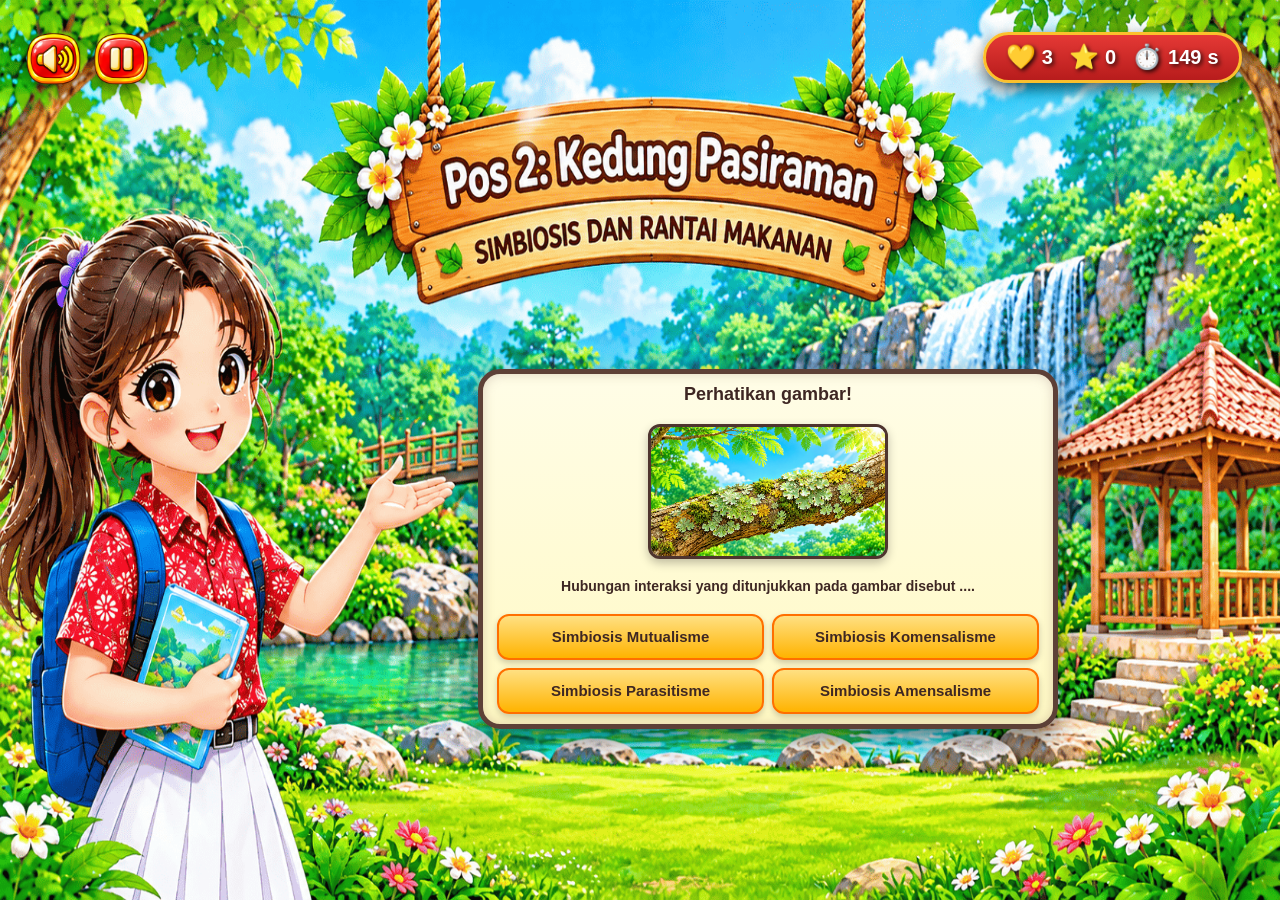
<file: pos2.html>
<!DOCTYPE html>
<html lang="id">
 <link rel="stylesheet" href="jelita-fix.css">
  <script src="jelita-fix.js" defer></script>
<head>
  <meta charset="UTF-8">
  <meta name="viewport" content="width=device-width, initial-scale=1.0, maximum-scale=1.0, user-scalable=no">
  <meta name="mobile-web-app-capable" content="yes">
  <meta name="apple-mobile-web-app-capable" content="yes">
  <meta name="apple-mobile-web-app-status-bar-style" content="black-translucent">
  <title>JELITA - Pos 2: Kedung Pasiraman</title>
  <link rel="manifest" href="manifest.json">
  <style>
    * { box-sizing: border-box; margin: 0; padding: 0; user-select: none; -webkit-user-select: none; }
    html, body { width: 100vw; height: 100vh; height: 100dvh; overflow: hidden; background-color: #00796b; font-family: 'Segoe UI', Roboto, sans-serif; }
    .game-wrapper { position: relative; width: 100%; height: 100%; overflow: hidden; background: #00796b url('assets/images/pos2.png') no-repeat center center; background-size: 100% 100%; }

    .top-left-controls { position: absolute; top: 3.5%; left: 2%; display: flex; align-items: center; gap: 1.5dvh; z-index: 1000; }
    .top-left-controls button { background: none; border: none; cursor: pointer; outline: none; transition: transform 0.15s ease; }
    .top-left-controls button:hover { transform: scale(1.1); }
    .top-left-controls img { height: 10dvh; max-height: 55px; width: auto; filter: drop-shadow(0px 4px 6px rgba(0,0,0,0.4)); }

    .top-right-status { position: absolute; top: 3.5%; right: 3%; display: flex; align-items: center; gap: min(2.5vw, 16px); z-index: 1000; background: linear-gradient(180deg, #e53935 0%, #b71c1c 100%); padding: 1.2dvh min(3.5vw, 20px); border-radius: 30px; border: 3px solid #fbc02d; box-shadow: 0 6px 15px rgba(0,0,0,0.6); }
    .status-item { display: flex; align-items: center; gap: 6px; color: #ffffff; font-weight: 900; font-size: clamp(14px, 3.8dvh, 20px); text-shadow: 2px 2px 4px rgba(0,0,0,0.8); }
    .yellow-icon { color: #ffeb3b; font-size: clamp(16px, 4.5dvh, 24px); line-height: 1; }

    .arena-panel { position: absolute; top: 61%; left: 60%; transform: translate(-50%, -50%); width: min(62vw, 580px); height: min(64dvh, 360px); background: linear-gradient(180deg, #fffde7 0%, #fff9c4 100%); border: 5px solid #5d4037; border-radius: 22px; box-shadow: 0 10px 25px rgba(0,0,0,0.5), inset 0 0 12px rgba(141, 110, 99, 0.3); padding: 10px 14px; display: flex; flex-direction: column; align-items: center; justify-content: space-between; z-index: 500; }
    .question-title { font-size: clamp(13px, 3.4dvh, 18px); font-weight: 800; color: #3e2723; text-align: center; }

    .simbiosis-container { width: 100%; height: 100%; display: flex; flex-direction: column; align-items: center; justify-content: space-between; }
    .simbiosis-img-box { width: min(36vw, 240px); max-height: 28dvh; aspect-ratio: 16 / 9; border-radius: 12px; overflow: hidden; border: 3px solid #4e342e; box-shadow: 0 4px 10px rgba(0,0,0,0.25); background: #eee; }
    .simbiosis-img-box img { width: 100%; height: 100%; object-fit: cover; }
    .simbiosis-options { display: grid; grid-template-columns: 1fr 1fr; gap: 8px; width: 100%; }
    .btn-option { background: linear-gradient(180deg, #ffe082 0%, #ffb300 100%); border: 2px solid #ff6f00; border-radius: 12px; padding: 1.4dvh 4px; font-size: clamp(11px, 2.8dvh, 15px); font-weight: 800; color: #3e2723; cursor: pointer; box-shadow: 0 3px 6px rgba(0,0,0,0.2); transition: transform 0.15s ease; }
    .btn-option:hover { transform: scale(1.03); background: linear-gradient(180deg, #ffd54f 0%, #ffa000 100%); }

    .foodchain-container { width: 100%; height: 100%; display: flex; flex-direction: column; align-items: center; justify-content: space-between; }
    .slots-row { display: flex; align-items: center; justify-content: center; gap: min(1vw, 8px); width: 100%; }
    .slot-wrapper { display: flex; flex-direction: column; align-items: center; gap: 3px; }
    .drop-slot { position: relative; width: clamp(54px, 17dvh, 96px); height: clamp(54px, 17dvh, 96px); border: 2.5px dashed #6d4c41; border-radius: 14px; background: rgba(255, 255, 255, 0.95); display: flex; align-items: center; justify-content: center; box-shadow: inset 0 2px 4px rgba(0,0,0,0.1); overflow: visible; }
    .drop-slot.slot-correct { border: 3px solid #2e7d32 !important; background: #c8e6c9 !important; }
    .drop-slot.slot-wrong { border: 3px solid #c62828 !important; background: #ffcdd2 !important; }
    .slot-label { font-size: clamp(10px, 2.2dvh, 12px); font-weight: 800; color: #4e342e; }
    .arrow-icon { font-size: clamp(14px, 3.2dvh, 20px); font-weight: 900; color: #e65100; }

    .cards-pool { display: flex; align-items: center; justify-content: center; gap: min(1.2vw, 10px); width: 100%; min-height: clamp(60px, 19dvh, 105px); background: rgba(215, 204, 200, 0.7); border: 2px solid #8d6e63; border-radius: 14px; padding: 5px; }
    .food-card { position: relative; width: clamp(48px, 15.5dvh, 88px); height: clamp(48px, 15.5dvh, 88px); cursor: grab; touch-action: none; z-index: 1000; background: #ffffff; border-radius: 10px; padding: 3px; box-shadow: 0 3px 6px rgba(0,0,0,0.2); }
    .food-card img { width: 100%; height: 100%; object-fit: contain; pointer-events: none; }
    .wrong-overlay { position: absolute; inset: 0; background: rgba(255, 235, 238, 0.85); border-radius: 12px; display: flex; align-items: center; justify-content: center; font-size: clamp(24px, 7dvh, 42px); color: #d32f2f; pointer-events: none; z-index: 2500; font-weight: 900; }

    .floating-text { position: absolute; font-size: clamp(26px, 8dvh, 50px); font-weight: 900; z-index: 3000; pointer-events: none; animation: floatUp 1.1s ease-out forwards; }
    .floating-text.plus { color: #00e676; text-shadow: -2px -2px 0 #000, 2px -2px 0 #000, -2px 2px 0 #000, 2px 2px 0 #000; }
    .floating-text.minus { color: #ff1744; text-shadow: -2px -2px 0 #000, 2px -2px 0 #000, -2px 2px 0 #000, 2px 2px 0 #000; }
    @keyframes floatUp { 0% { opacity: 1; transform: translateY(0) scale(0.8); } 30% { transform: translateY(-30px) scale(1.2); } 100% { opacity: 0; transform: translateY(-90px) scale(1); } }

    .modal-overlay { display: none; position: fixed; inset: 0; background: rgba(0, 0, 0, 0.82); z-index: 9999; justify-content: center; align-items: center; padding: 12px; }
    .modal-content { position: relative; width: min(88vw, 520px); max-height: 88dvh; display: flex; flex-direction: column; background: #ffffff; border: 5px solid #fbc02d; border-radius: 20px; padding: 16px 18px; text-align: center; box-shadow: 0 12px 30px rgba(0,0,0,0.6); }
    .modal-title { font-size: clamp(16px, 4.2dvh, 22px); font-weight: 800; color: #1b5e20; margin-bottom: 8px; flex-shrink: 0; }
    .modal-desc { font-size: clamp(13px, 3.2dvh, 15px); color: #333; margin-bottom: 12px; line-height: 1.45; font-weight: 600; overflow-y: auto; flex: 1; }
    .materi-box { background: #e8f5e9; border: 2px dashed #4caf50; border-radius: 12px; padding: 10px 12px; text-align: left; }
    .materi-item { margin-bottom: 8px; font-size: clamp(12px, 3dvh, 14px); }
    .materi-item:last-child { margin-bottom: 0; }
    .materi-item strong { color: #2e7d32; }
    .modal-buttons-container { display: flex; gap: 10px; justify-content: center; align-items: center; flex-wrap: wrap; width: 100%; flex-shrink: 0; }
    .btn-modal-action { padding: 10px 24px; font-size: clamp(13px, 3.4dvh, 16px); font-weight: 800; color: #fff; background: #2e7d32; border: none; border-radius: 14px; cursor: pointer; }
    .btn-modal-exit { padding: 10px 24px; font-size: clamp(13px, 3.4dvh, 16px); font-weight: 800; color: #fff; background: #c62828; border: none; border-radius: 14px; cursor: pointer; }

    .btn-go-next { position: absolute; bottom: 4.5%; right: 3%; background: none; border: none; cursor: pointer; z-index: 2000; display: none; }
    .btn-go-next img { height: 15dvh; max-height: 95px; width: auto; filter: drop-shadow(0px 6px 12px rgba(0,0,0,0.6)); }

    #rotate-warning { display: none; position: fixed; inset: 0; background: #1b5e20; color: #ffffff; z-index: 99999; flex-direction: column; justify-content: center; align-items: center; text-align: center; padding: 20px; }
    @media screen and (orientation: portrait) { #rotate-warning { display: flex; } }
  </style>
</head>
<body>

  <div id="rotate-warning">
    <div style="font-size: 56px; margin-bottom: 12px;">📱🔄</div>
    <h2>Putar Layar HP Kamu</h2>
    <p style="margin-top: 8px; font-size: 14px; opacity: 0.9;">Miringkan HP ke posisi mendatar (Landscape) agar game tampil penuh dan rapi.</p>
  </div>

  <div class="game-wrapper" id="gameWrapper">
    <audio id="bgMusic" loop preload="metadata">
      <source src="assets/audio/audio3.mp3" type="audio/mpeg">
    </audio>

    <div class="top-left-controls">
      <button id="btnSound" onclick="playAudio()" title="Nyalakan Suara"><img src="assets/images/sound.png" alt="Sound"></button>
      <button id="btnPause" onclick="pauseAudio()" title="Matikan Suara"><img src="assets/images/pause.png" alt="Pause"></button>
    </div>

    <div class="top-right-status">
      <div class="status-item"><span class="yellow-icon">💛</span> <span id="livesText">3</span></div>
      <div class="status-item"><span class="yellow-icon">⭐</span> <span id="scoreText">0</span></div>
      <div class="status-item"><span class="yellow-icon">⏱️</span> <span id="timerText">150</span>s</div>
    </div>

    <div class="arena-panel" id="arenaPanel"></div>

    <button class="btn-go-next" id="btnGoNext" onclick="goPos3()" title="Lanjut ke Pos 3">
      <img src="assets/images/go.png" alt="Lanjut Pos 3">
    </button>
  </div>

  <div class="modal-overlay" id="gameModal">
    <div class="modal-content">
      <div class="modal-title" id="modalTitle">Hasil Permainan</div>
      <div class="modal-desc" id="modalDesc">Keterangan hasil...</div>
      <div class="modal-buttons-container">
        <button class="btn-modal-action" id="btnModalAction">Coba Lagi</button>
        <button class="btn-modal-exit" id="btnModalExit" style="display: none;">Keluar</button>
      </div>
    </div>
  </div>

  <script>
    var simbiosisBank = [
      { img: 'assets/images/items/mutualisme.png', answer: 'Simbiosis Mutualisme' },
      { img: 'assets/images/items/komensalisme.png', answer: 'Simbiosis Komensalisme' },
      { img: 'assets/images/items/parasitisme.png', answer: 'Simbiosis Parasitisme' }
    ];

    var currentQuestionIndex = 0, lives = 3, score = 0, timer = 150, timerInterval = null, attemptCount = 1;
    var activeSimbiosisQuestions = [];
    var currentSlotContents = [null, null, null, null];

    var bgMusic = document.getElementById('bgMusic');
    var livesText = document.getElementById('livesText');
    var scoreText = document.getElementById('scoreText');
    var timerText = document.getElementById('timerText');
    var arenaPanel = document.getElementById('arenaPanel');
    var btnGoNext = document.getElementById('btnGoNext');
    var gameModal = document.getElementById('gameModal');
    var modalTitle = document.getElementById('modalTitle');
    var modalDesc = document.getElementById('modalDesc');
    var btnModalAction = document.getElementById('btnModalAction');
    var btnModalExit = document.getElementById('btnModalExit');

    function playAudio() { if(bgMusic) { localStorage.setItem('jelita_bgm_muted', 'false'); bgMusic.play().catch(function(){}); } }
    function pauseAudio() { if(bgMusic) { localStorage.setItem('jelita_bgm_muted', 'true'); bgMusic.pause(); } }
    function goPos3() {
      if (bgMusic && !bgMusic.paused) localStorage.setItem('jelita_pos2_bgm_time', bgMusic.currentTime.toString());
      window.location.href = 'pos03.html';
    }
    if (bgMusic) {
      bgMusic.volume = 0.35;
      var savedTime = parseFloat(localStorage.getItem('jelita_pos2_bgm_time') || 0);
      var isMuted = localStorage.getItem('jelita_bgm_muted') === 'true';
      if (!isMuted) {
        if (savedTime > 0) { try { bgMusic.currentTime = savedTime; } catch(e){} }
        bgMusic.play().catch(function() {
          document.addEventListener('click', function unlock() { bgMusic.play(); document.removeEventListener('click', unlock); }, { once: true });
        });
      }
      bgMusic.addEventListener('timeupdate', function() {
        if (!bgMusic.paused && bgMusic.currentTime > 0) localStorage.setItem('jelita_pos2_bgm_time', bgMusic.currentTime.toString());
      });
    }

    function startRound() {
      score = 0; currentQuestionIndex = 0; timer = 150;
      if(scoreText) scoreText.textContent = score;
      if(livesText) livesText.textContent = lives;
      if(timerText) timerText.textContent = timer;
      if(btnGoNext) btnGoNext.style.display = 'none';
      if(arenaPanel) arenaPanel.style.display = 'flex';
      activeSimbiosisQuestions = simbiosisBank.slice().sort(function() { return 0.5 - Math.random(); }).slice(0, 2);
      if (timerInterval) clearInterval(timerInterval);
      timerInterval = setInterval(function() {
        timer--; if(timerText) timerText.textContent = timer;
        if (timer <= 0) { clearInterval(timerInterval); onFail("Waktu 150 detik habis!"); }
      }, 1000);
      loadQuestion();
    }

    function loadQuestion() {
      if(!arenaPanel) return;
      arenaPanel.innerHTML = '';
      currentSlotContents = [null, null, null, null];
      if (currentQuestionIndex === 0 || currentQuestionIndex === 1) renderSimbiosisQuestion(activeSimbiosisQuestions.at(currentQuestionIndex));
      else if (currentQuestionIndex === 2) renderFoodChainQuestion3();
      else if (currentQuestionIndex === 3) renderFoodChainQuestion4();
      else onFinish();
    }

    function renderSimbiosisQuestion(qData) {
      var container = document.createElement('div'); container.className = 'simbiosis-container';
      var title = document.createElement('div'); title.className = 'question-title'; title.textContent = 'Perhatikan gambar!';
      var imgBox = document.createElement('div'); imgBox.className = 'simbiosis-img-box'; imgBox.innerHTML = '<img src="' + qData.img + '" alt="Simbiosis">';
      var subTitle = document.createElement('div'); subTitle.className = 'question-title'; subTitle.style.fontSize = 'clamp(11px, 2.8dvh, 14px)'; subTitle.textContent = 'Hubungan interaksi yang ditunjukkan pada gambar disebut ....';
      var optionsBox = document.createElement('div'); optionsBox.className = 'simbiosis-options';
      var options = ['Simbiosis Mutualisme', 'Simbiosis Komensalisme', 'Simbiosis Parasitisme', 'Simbiosis Amensalisme'];
      options.forEach(function(opt) {
        var btn = document.createElement('button'); btn.className = 'btn-option'; btn.textContent = opt;
        btn.onclick = function() {
          var rect = btn.getBoundingClientRect();
          if (opt === qData.answer) { score += 1; if(scoreText) scoreText.textContent = score; popText('+1', rect.left + 20, rect.top, 'plus'); }
          else { popText('❌', rect.left + 20, rect.top, 'minus'); }
          currentQuestionIndex++; setTimeout(loadQuestion, 800);
        };
        optionsBox.appendChild(btn);
      });
      container.appendChild(title); container.appendChild(imgBox); container.appendChild(subTitle); container.appendChild(optionsBox); arenaPanel.appendChild(container);
    }

    function renderFoodChainQuestion3() {
      var foodItems = [
        { id: 'kumbang', img: 'assets/images/items/kumbang.png' }, { id: 'lumut', img: 'assets/images/items/lumut.png' },
        { id: 'ular', img: 'assets/images/items/ular.png' }, { id: 'sikatan', img: 'assets/images/items/sikatan.png' },
        { id: 'daunjati', img: 'assets/images/items/daunjati.png' }
      ];
      setupFoodChainUI(foodItems, [['lumut', 'kumbang', 'sikatan', 'ular'], ['daunjati', 'kumbang', 'sikatan', 'ular']]);
    }

    function renderFoodChainQuestion4() {
      var foodItems = [
        { id: 'wader', img: 'assets/images/items/wader.png' }, { id: 'nyamuk', img: 'assets/images/items/nyamuk.png' },
        { id: 'lumutair', img: 'assets/images/items/lumutair.png' }, { id: 'rajaudang', img: 'assets/images/items/rajaudang.png' },
        { id: 'uceng', img: 'assets/images/items/uceng.png' }
      ];
      setupFoodChainUI(foodItems, [['lumutair', 'nyamuk', 'wader', 'rajaudang'], ['lumutair', 'nyamuk', 'uceng', 'rajaudang']]);
    }
    function setupFoodChainUI(foodItems, validChains) {
      var container = document.createElement('div'); container.className = 'foodchain-container';
      var title = document.createElement('div'); title.className = 'question-title'; title.textContent = 'Susun menjadi rantai makanan yang benar!';
      var slotsRow = document.createElement('div'); slotsRow.className = 'slots-row';
      var labels = ['Produsen', 'Konsumen I', 'Konsumen II', 'Konsumen III'];
      for (var i = 0; i < 4; i++) {
        var wrapper = document.createElement('div'); wrapper.className = 'slot-wrapper';
        var slot = document.createElement('div'); slot.className = 'drop-slot'; slot.dataset.index = i;
        var lbl = document.createElement('div'); lbl.className = 'slot-label'; lbl.textContent = labels.at(i);
        wrapper.appendChild(slot); wrapper.appendChild(lbl); slotsRow.appendChild(wrapper);
        if (i < 3) { var arrow = document.createElement('div'); arrow.className = 'arrow-icon'; arrow.textContent = '➔'; slotsRow.appendChild(arrow); }
      }
      var pool = document.createElement('div'); pool.className = 'cards-pool'; pool.id = 'cardsPool';
      foodItems.slice().sort(function() { return 0.5 - Math.random(); }).forEach(function(itemData) {
        var card = document.createElement('div'); card.className = 'food-card'; card.dataset.id = itemData.id;
        card.innerHTML = '<img src="' + itemData.img + '" alt="' + itemData.id + '">';
        pool.appendChild(card); attachDragAndDrop(card, pool, validChains);
      });
      container.appendChild(title); container.appendChild(slotsRow); container.appendChild(pool); arenaPanel.appendChild(container);
    }

    function attachDragAndDrop(card, pool, validChains) {
      var isDragging = false;
      card.onmousedown = function(e) {
        e.preventDefault(); isDragging = true; card.style.position = 'fixed'; card.style.zIndex = '5000'; moveAt(e.clientX, e.clientY);
        document.onmousemove = function(ev) { if (isDragging) moveAt(ev.clientX, ev.clientY); };
        document.onmouseup = function(ev) { document.onmousemove = null; document.onmouseup = null; endDrag(ev.clientX, ev.clientY); };
      };
      card.ontouchstart = function(e) {
        isDragging = true; var touch = e.touches.item(0); card.style.position = 'fixed'; card.style.zIndex = '5000'; moveAt(touch.clientX, touch.clientY);
        document.ontouchmove = function(ev) { if (isDragging) { var t = ev.touches.item(0); moveAt(t.clientX, t.clientY); } };
        document.ontouchend = function(ev) { document.ontouchmove = null; document.ontouchend = null; var t = ev.changedTouches.item(0); endDrag(t.clientX, t.clientY); };
      };
      function moveAt(pageX, pageY) { card.style.left = pageX - (card.offsetWidth / 2) + 'px'; card.style.top = pageY - (card.offsetHeight / 2) + 'px'; }
      function endDrag(clientX, clientY) {
        isDragging = false; card.style.zIndex = '1000';
        var slots = document.querySelectorAll('.drop-slot'), placedSlot = null;
        slots.forEach(function(s) {
          var sRect = s.getBoundingClientRect();
          if (clientX >= sRect.left && clientX <= sRect.right && clientY >= sRect.top && clientY <= sRect.bottom) placedSlot = s;
        });
        if (placedSlot) {
          var slotIndex = parseInt(placedSlot.dataset.index);
          if (currentSlotContents.at(slotIndex) && currentSlotContents.at(slotIndex) !== card) {
            var oldCard = currentSlotContents.at(slotIndex); oldCard.style.position = 'relative'; oldCard.style.left = '0'; oldCard.style.top = '0'; pool.appendChild(oldCard);
          }
          for (var k = 0; k < 4; k++) { if (currentSlotContents.at(k) === card) currentSlotContents.splice(k, 1, null); }
          card.style.position = 'relative'; card.style.left = '0'; card.style.top = '0'; placedSlot.appendChild(card); currentSlotContents.splice(slotIndex, 1, card);
        } else {
          for (var j = 0; j < 4; j++) { if (currentSlotContents.at(j) === card) currentSlotContents.splice(j, 1, null); }
          card.style.position = 'relative'; card.style.left = '0'; card.style.top = '0'; pool.appendChild(card);
        }
        var filledCount = 0;
        for (var i = 0; i < 4; i++) { if (currentSlotContents.at(i) !== null) filledCount++; }
        if (filledCount === 4) evaluateFoodChain(validChains);
      }
    }

    function evaluateFoodChain(validChains) {
      document.querySelectorAll('.food-card').forEach(function(c) { c.onmousedown = null; c.ontouchstart = null; });
      var playerChain = currentSlotContents.map(function(c) { return c ? c.dataset.id : ''; });
      var bestMatches = [false, false, false, false], maxCorrect = 0;
      validChains.forEach(function(chain) {
        var matchCount = 0, currentMatches = [false, false, false, false];
        for (var i = 0; i < 4; i++) { if (playerChain.at(i) === chain.at(i)) { matchCount++; currentMatches.splice(i, 1, true); } }
        if (matchCount > maxCorrect) { maxCorrect = matchCount; bestMatches = currentMatches; }
      });
      var slots = document.querySelectorAll('.drop-slot');
      for (var j = 0; j < 4; j++) {
        var s = slots.item(j);
        if (bestMatches.at(j)) s.classList.add('slot-correct');
        else { s.classList.add('slot-wrong'); var overlay = document.createElement('div'); overlay.className = 'wrong-overlay'; overlay.textContent = '❌'; s.appendChild(overlay); }
      }
      score += maxCorrect; if(scoreText) scoreText.textContent = score;
      var centerSlot = slots.item(1).getBoundingClientRect();
      if (maxCorrect > 0) popText('+' + maxCorrect, centerSlot.left, centerSlot.top, 'plus');
      else popText('❌', centerSlot.left, centerSlot.top, 'minus');
      currentQuestionIndex++; setTimeout(loadQuestion, 1800);
    }

    function popText(txt, x, y, cls) {
      var el = document.createElement('div'); el.className = 'floating-text ' + cls; el.textContent = txt;
      el.style.left = x + 'px'; el.style.top = y + 'px'; document.body.appendChild(el);
      setTimeout(function() { el.remove(); }, 1100);
    }

    function onFinish() {
      if(timerInterval) clearInterval(timerInterval);
      if (score >= 8) {
        var bonus = attemptCount === 1 ? 4 : (attemptCount === 2 ? 2 : 1);
        score += bonus; if(scoreText) scoreText.textContent = score;
        if(modalTitle) modalTitle.textContent = "🎉 Selamat, Penjelajah!";
        if(modalDesc) { modalDesc.style.textAlign = "center"; modalDesc.innerHTML = "Kamu berhasil menyelesaikan tantangan Pos 2 dengan Skor Murni: <strong>" + (score - bonus) + " Poin</strong>!<br><span style='color:#2e7d32; font-weight:800;'>🎁 Bonus Lolos (Kesempatan ke-" + attemptCount + "): +" + bonus + " Poin!</span><br>Total Poin Pos 2: <strong>" + score + "</strong>"; }
        if(btnModalAction) btnModalAction.textContent = "Lihat Rangkuman Materi";
        if(btnModalExit) btnModalExit.style.display = 'none';
        if(gameModal) gameModal.style.display = 'flex';
        if(btnModalAction) btnModalAction.onclick = function() { showMateriPopup(); };
      } else { onFail("Skor akhir kamu: " + score + " poin. Minimal harus 8 poin untuk lolos."); }
    }

    function showMateriPopup() {
      if(modalTitle) modalTitle.textContent = "📚 Ulasan Materi: Simbiosis & Rantai Makanan";
      if(modalDesc) {
        modalDesc.style.textAlign = "left";
        modalDesc.innerHTML = '<div class="materi-box"><div class="materi-item"><strong>1. Pola Interaksi Simbiosis</strong><br>• Mutualisme: Saling menguntungkan.<br>• Komensalisme: Satu untung, satu tidak dirugikan.<br>• Parasitisme: Satu untung, satu dirugikan.</div><div class="materi-item"><strong>2. Tingkatan Rantai Makanan</strong><br>• Produsen: Tumbuhan/Alga penghasil makanan.<br>• Konsumen I: Herbivora.<br>• Konsumen II & III: Karnivora.</div></div>';
      }
      if(btnModalAction) btnModalAction.textContent = "Lanjut Pos 3";
      if(btnModalExit) btnModalExit.style.display = 'none';
      if(btnModalAction) btnModalAction.onclick = function() { if(gameModal) gameModal.style.display = 'none'; if(arenaPanel) arenaPanel.style.display = 'none'; if(btnGoNext) btnGoNext.style.display = 'block'; };
    }

    function onFail(msg) {
      if(timerInterval) clearInterval(timerInterval); lives--; if(livesText) livesText.textContent = lives; attemptCount++;
      if (lives > 0) {
        if(modalTitle) modalTitle.textContent = "⚠️ Belum Berhasil!";
        if(modalDesc) { modalDesc.style.textAlign = "center"; modalDesc.innerHTML = msg + "<br>Nyawamu berkurang 1. Sisa nyawa: <strong>" + lives + "</strong>."; }
        if(btnModalAction) btnModalAction.textContent = "Coba Lagi"; if(btnModalExit) btnModalExit.style.display = 'none'; if(gameModal) gameModal.style.display = 'flex';
        if(btnModalAction) btnModalAction.onclick = function() { if(gameModal) gameModal.style.display = 'none'; startRound(); };
      } else {
        if(modalTitle) modalTitle.textContent = "💔 Game Over";
        if(modalDesc) { modalDesc.style.textAlign = "center"; modalDesc.innerHTML = "Nyawamu telah habis!"; }
        if(btnModalAction) { btnModalAction.textContent = "🔄 Coba Lagi"; btnModalAction.onclick = function() { localStorage.removeItem('jelita_pos2_bgm_time'); window.location.href = 'pos01.html'; }; }
        if(btnModalExit) { btnModalExit.style.display = 'inline-block'; btnModalExit.textContent = "🚪 Keluar"; btnModalExit.onclick = function() { localStorage.removeItem('jelita_pos2_bgm_time'); window.location.href = 'index.html'; }; }
        if(gameModal) gameModal.style.display = 'flex';
      }
    }

    startRound();
  </script>
</body>
</html>
</file>
<file: jelita-fix.css>
/* ==========================================================================
   JELITA FIX CSS - KHUSUS LAYAR HP LANDSCAPE & APK WEBVIEW
   Tampilan Laptop (> 500px tinggi layar) 100% AMAN & TIDAK TERSENTUH
   ========================================================================== */

html, body {
  width: 100%;
  height: 100%;
  margin: 0;
  padding: 0;
  overflow: hidden;
  -webkit-text-size-adjust: 100% !important;
  text-size-adjust: 100% !important;
}

@media screen and (max-height: 500px) and (orientation: landscape) {
  .game-wrapper {
    width: 100vw !important;
    height: 100vh !important;
    overflow: hidden !important;
  }

  /* 1. HALAMAN DEPAN (index.html) */
  .top-logos-container { top: 4% !important; gap: 3vh !important; }
  .logo-item { height: 14vh !important; max-height: 55px !important; }
  .btn-petunjuk img { height: 15vh !important; max-height: 60px !important; }
  .btn-mulai img { height: 13vh !important; max-height: 54px !important; }

  /* 2. BAR ATAS & KONTROL (Semua Halaman Pos) */
  .top-left-controls { top: 2.5% !important; left: 2% !important; }
  .top-left-controls img { height: 9vh !important; max-height: 36px !important; }
  .top-right-status {
    top: 2.5% !important;
    right: 2.5% !important;
    padding: 4px 12px !important;
    border-width: 2px !important;
  }
  .status-item { font-size: 13px !important; }
  .yellow-icon { font-size: 15px !important; }

  /* 3. HALAMAN POS 2 (pos2.html) - Turunkan & Padatkan Kotak Soal */
  .arena-panel {
    top: 67.5% !important;
    left: 61% !important;
    width: 57vw !important;
    max-width: 460px !important;
    height: 56vh !important;
    max-height: 210px !important;
    padding: 6px 10px !important;
    border-width: 3px !important;
    border-radius: 14px !important;
  }
  .question-title {
    font-size: 12px !important;
    line-height: 1.2 !important;
    margin: 0 !important;
  }
  .simbiosis-img-box {
    width: 136px !important;
    height: 74px !important;
    max-height: 74px !important;
    border-width: 2px !important;
  }
  .simbiosis-options { gap: 5px !important; }
  .btn-option {
    padding: 5px 4px !important;
    font-size: 11px !important;
    border-radius: 8px !important;
  }
  .drop-slot {
    width: 46px !important;
    height: 46px !important;
    border-radius: 10px !important;
  }
  .slot-label { font-size: 9px !important; }
  .arrow-icon { font-size: 13px !important; }
  .cards-pool {
    min-height: 48px !important;
    padding: 3px !important;
    border-radius: 10px !important;
  }
  .food-card {
    width: 40px !important;
    height: 40px !important;
    padding: 2px !important;
  }

  /* 4. HALAMAN FINISH (finish.html) - Perkecil Sertifikat agar Bebas Tabrakan */
  .finish-container {
    height: 100vh !important;
    padding: 6px 10px 6vh 10px !important;
    justify-content: flex-end !important;
  }
  .brand-logo {
    top: 2.5% !important;
    left: 2% !important;
    height: 11vh !important;
    max-height: 42px !important;
  }
  .top-nav-group {
    top: 2.5% !important;
    right: 2.5% !important;
    gap: 6px !important;
  }
  .nav-icon-btn {
    height: 9vh !important;
    max-height: 36px !important;
  }
  .ipa-logo {
    bottom: 2.5% !important;
    right: 2% !important;
    height: 11vh !important;
    max-height: 42px !important;
  }
  .attribution-text {
    bottom: 2% !important;
    left: 2% !important;
    font-size: 9px !important;
    padding: 3px 8px !important;
  }
  .result-card {
    width: 60vw !important;
    max-width: 430px !important;
    max-height: 62vh !important;
    padding: 8px 14px !important;
    border-width: 3px !important;
    outline-width: 2px !important;
    outline-offset: -5px !important;
    border-radius: 18px !important;
  }
  .result-title {
    font-size: 10px !important;
    letter-spacing: 1px !important;
    margin-bottom: 1px !important;
  }
  .player-name-big {
    font-size: 20px !important;
    margin: 1px 0 4px 0 !important;
  }
  .title-badge-royal {
    font-size: 10.5px !important;
    padding: 4px 12px !important;
    margin-bottom: 6px !important;
    border-width: 2px !important;
  }
  .stats-container {
    padding: 5px 6px !important;
    margin-bottom: 7px !important;
    border-radius: 12px !important;
  }
  .stat-val { font-size: 15px !important; }
  .stat-lbl { font-size: 9.5px !important; margin-top: 1px !important; }
  .action-btn-group { gap: 10px !important; }
  .btn-action {
    padding: 5px 16px !important;
    font-size: 11.5px !important;
  }

  /* 5. POP-UP / MODAL DI SEMUA HALAMAN */
  .modal-content {
    width: 82vw !important;
    max-width: 460px !important;
    max-height: 85vh !important;
    padding: 10px 14px !important;
  }
  .modal-title { font-size: 15px !important; margin-bottom: 5px !important; }
  .modal-body-card, .modal-desc { font-size: 12px !important; line-height: 1.35 !important; }
  .btn-close-modal, .btn-modal-action, .btn-modal-exit {
    padding: 6px 18px !important;
    font-size: 12px !important;
  }
}
</file>
